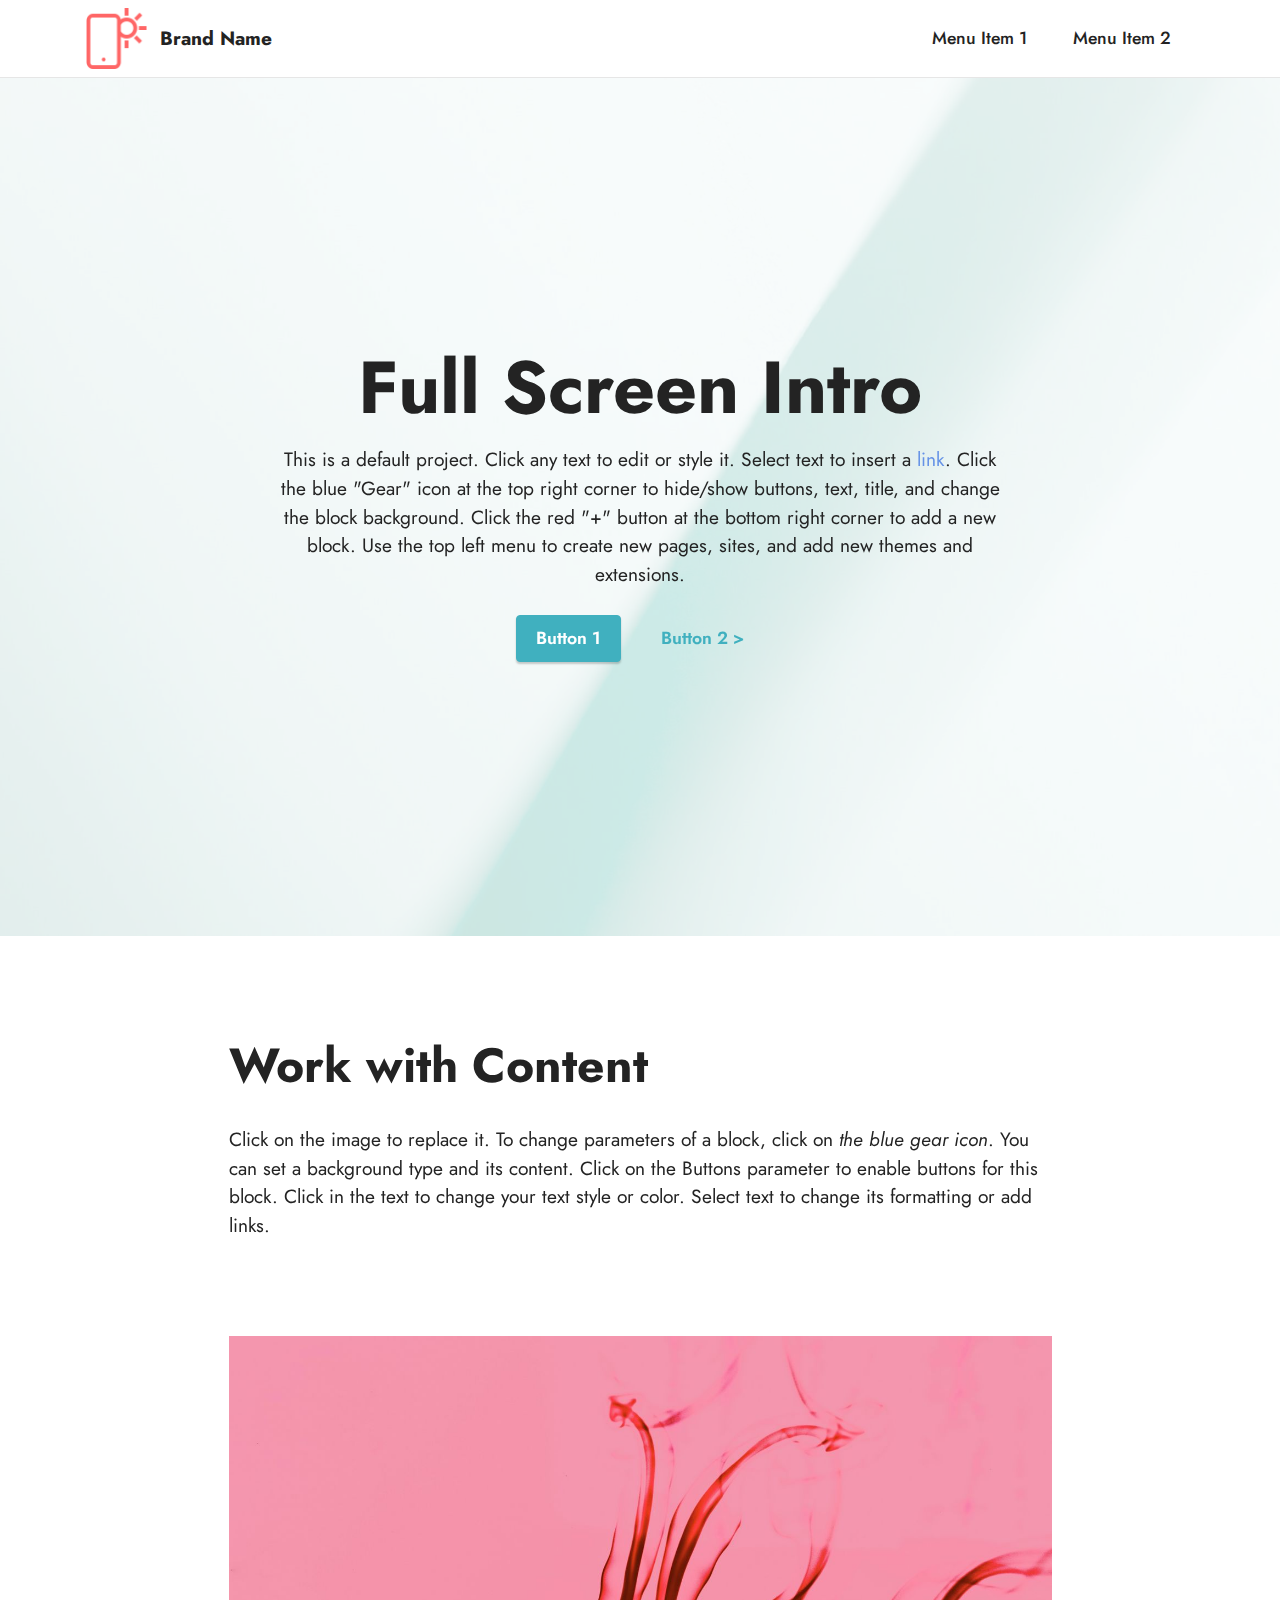
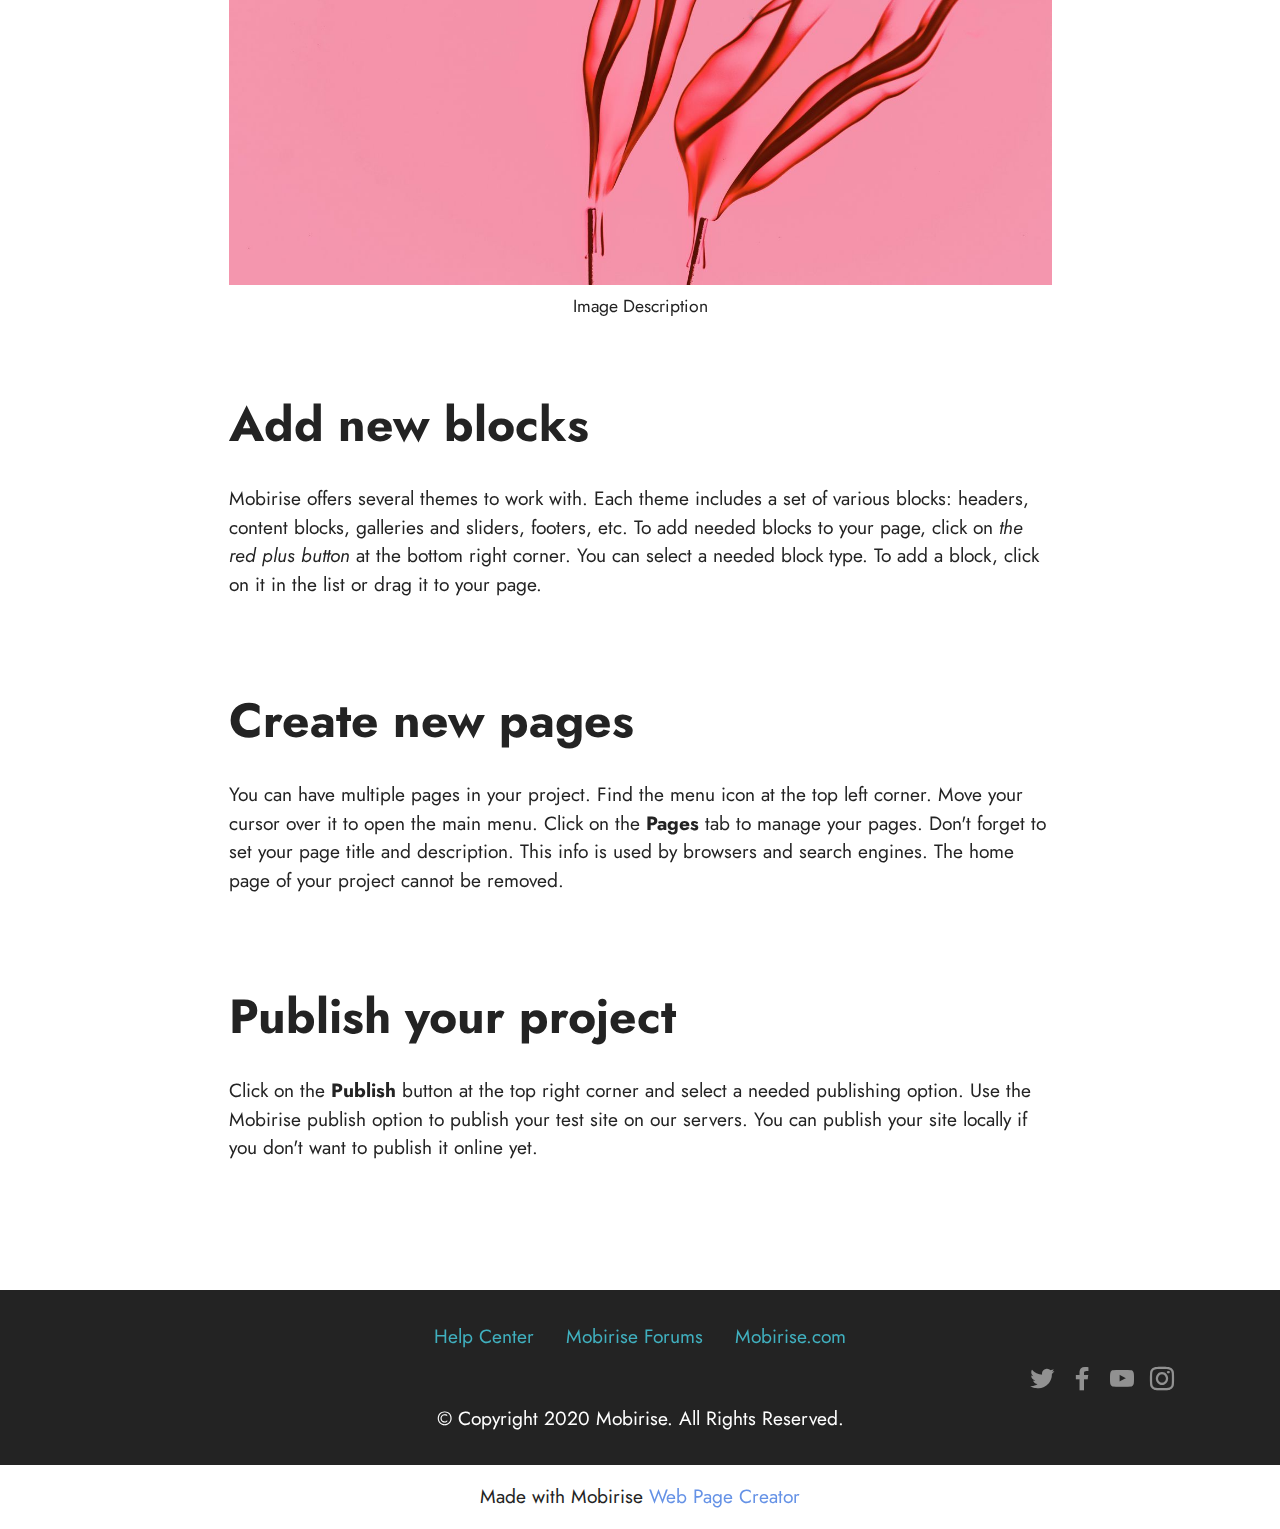
<file: index.html>
<!DOCTYPE html>
<html  >
<head>
  <!-- Site made with Mobirise Website Builder v5.6.11, https://mobirise.com -->
  <meta charset="UTF-8">
  <meta http-equiv="X-UA-Compatible" content="IE=edge">
  <meta name="generator" content="Mobirise v5.6.11, mobirise.com">
  <meta name="twitter:card" content="summary_large_image"/>
  <meta name="twitter:image:src" content="">
  <meta property="og:image" content="">
  <meta name="twitter:title" content="Home">
  <meta name="viewport" content="width=device-width, initial-scale=1, minimum-scale=1">
  <link rel="shortcut icon" href="assets/images/logo.png" type="image/x-icon">
  <meta name="description" content="">
  
  
  <title>Home</title>
  <link rel="stylesheet" href="assets/bootstrap/css/bootstrap.min.css">
  <link rel="stylesheet" href="assets/bootstrap/css/bootstrap-grid.min.css">
  <link rel="stylesheet" href="assets/bootstrap/css/bootstrap-reboot.min.css">
  <link rel="stylesheet" href="assets/parallax/jarallax.css">
  <link rel="stylesheet" href="assets/dropdown/css/style.css">
  <link rel="stylesheet" href="assets/socicon/css/styles.css">
  <link rel="stylesheet" href="assets/theme/css/style.css">
  <link rel="preload" href="https://fonts.googleapis.com/css?family=Jost:100,200,300,400,500,600,700,800,900,100i,200i,300i,400i,500i,600i,700i,800i,900i&display=swap" as="style" onload="this.onload=null;this.rel='stylesheet'">
  <noscript><link rel="stylesheet" href="https://fonts.googleapis.com/css?family=Jost:100,200,300,400,500,600,700,800,900,100i,200i,300i,400i,500i,600i,700i,800i,900i&display=swap"></noscript>
  <link rel="preload" as="style" href="assets/mobirise/css/mbr-additional.css"><link rel="stylesheet" href="assets/mobirise/css/mbr-additional.css" type="text/css">
  
  
  
  
</head>
<body>
  
  <section data-bs-version="5.1" class="menu cid-s48OLK6784" once="menu" id="menu1-h">
    
    <nav class="navbar navbar-dropdown navbar-fixed-top navbar-expand-lg">
        <div class="container">
            <div class="navbar-brand">
                <span class="navbar-logo">
                    <a href="https://mobiri.se">
                        <img src="assets/images/logo.png" alt="Mobirise Website Builder" style="height: 3.8rem;">
                    </a>
                </span>
                <span class="navbar-caption-wrap"><a class="navbar-caption text-black display-7" href="https://mobiri.se">Brand Name</a></span>
            </div>
            <button class="navbar-toggler" type="button" data-toggle="collapse" data-bs-toggle="collapse" data-target="#navbarSupportedContent" data-bs-target="#navbarSupportedContent" aria-controls="navbarNavAltMarkup" aria-expanded="false" aria-label="Toggle navigation">
                <div class="hamburger">
                    <span></span>
                    <span></span>
                    <span></span>
                    <span></span>
                </div>
            </button>
            <div class="collapse navbar-collapse" id="navbarSupportedContent">
                <ul class="navbar-nav nav-dropdown nav-right" data-app-modern-menu="true"><li class="nav-item"><a class="nav-link link text-black display-4" href="https://mobirise.com">Menu Item 1</a></li>
                    <li class="nav-item"><a class="nav-link link text-black display-4" href="https://mobirise.com">
                            Menu Item 2</a></li></ul>
                
                
            </div>
        </div>
    </nav>

</section>

<section data-bs-version="5.1" class="header1 cid-s48MCQYojq mbr-fullscreen mbr-parallax-background" id="header1-f">

    

    <div class="mbr-overlay" style="opacity: 0.8; background-color: rgb(255, 255, 255);"></div>

    <div class="align-center container">
        <div class="row justify-content-center">
            <div class="col-12 col-lg-8">
                <h1 class="mbr-section-title mbr-fonts-style mb-3 display-1"><strong>Full Screen Intro</strong></h1>
                
                <p class="mbr-text mbr-fonts-style display-7">This is a default project. Click any text to edit or style it. Select text to insert a <a href="http://mobirise.com">link</a>. Click the blue "Gear" icon at the top right corner to hide/show buttons, text, title, and change the block background. Click the red "+" button at the bottom right corner to add a new block. Use the top left menu to create new pages, sites, and add new themes and extensions.</p>
                <div class="mbr-section-btn mt-3"><a class="btn btn-success display-4" href="https://mobirise.com">Button 1</a> <a class="btn btn-success-outline display-4" href="https://mobirise.com">Button 2 &gt;</a></div>
            </div>
        </div>
    </div>
</section>

<section data-bs-version="5.1" class="content1 cid-s48udlf8KU" id="content1-8">
    
    <div class="container">
        <div class="row justify-content-center">
            <div class="title col-12 col-md-9">
                <h3 class="mbr-section-title mbr-fonts-style align-center mb-4 display-2"><strong>Work with Content</strong></h3>
                <h4 class="mbr-section-subtitle align-center mbr-fonts-style mb-4 display-7">Click on the image to replace it. To change parameters of a block, click on <em>the blue gear icon</em>. You can set a background type and its content. Click on the Buttons parameter to enable buttons for this block. Click in the text to change your text style or color. Select text to change its formatting or add links.</h4>
                
            </div>
        </div>
    </div>
</section>

<section data-bs-version="5.1" class="image3 cid-s48upRUlSD" id="image3-9">
    

    

    <div class="container">
        <div class="row justify-content-center">
            <div class="col-12 col-lg-9">
                <div class="image-wrapper">
                    <img src="assets/images/6.jpg" alt="Mobirise Website Builder">
                    <p class="mbr-description mbr-fonts-style mt-2 align-center display-4">
                        Image Description</p>
                </div>
            </div>
        </div>
    </div>
</section>

<section data-bs-version="5.1" class="content1 cid-s48vaXqeL6" id="content1-b">
    
    <div class="container">
        <div class="row justify-content-center">
            <div class="title col-12 col-md-9">
                <h3 class="mbr-section-title mbr-fonts-style align-center mb-4 display-2"><strong>Add new blocks</strong></h3>
                <h4 class="mbr-section-subtitle align-center mbr-fonts-style mb-4 display-7">Mobirise offers several themes to work with. Each theme includes a set of various blocks: headers, content blocks, galleries and sliders, footers, etc. To add needed blocks to your page, click on <em>the red plus button </em>at the bottom right corner. You can select a needed block type. To add a block, click on it in the list or drag it to your page.</h4>
                
            </div>
        </div>
    </div>
</section>

<section data-bs-version="5.1" class="content1 cid-s48vnjULo4" id="content1-c">
    
    <div class="container">
        <div class="row justify-content-center">
            <div class="title col-12 col-md-9">
                <h3 class="mbr-section-title mbr-fonts-style align-center mb-4 display-2"><strong>Create new pages</strong></h3>
                <h4 class="mbr-section-subtitle align-center mbr-fonts-style mb-4 display-7">You can have multiple pages in your project. Find the menu icon at the top left corner. Move your cursor over it to open the main menu. Click on the <strong>Pages </strong>tab to manage your pages. Don't forget to set your page title and description. This info is used by browsers and search engines. The home page of your project cannot be removed.</h4>
                
            </div>
        </div>
    </div>
</section>

<section data-bs-version="5.1" class="content1 cid-s48vrXhP0J" id="content1-d">
    
    <div class="container">
        <div class="row justify-content-center">
            <div class="title col-12 col-md-9">
                <h3 class="mbr-section-title mbr-fonts-style align-center mb-4 display-2"><strong>Publish your project
</strong></h3>
                <h4 class="mbr-section-subtitle align-center mbr-fonts-style mb-4 display-7">Click on the <strong>Publish </strong>button at the top right corner and select a needed publishing option. Use the Mobirise publish option to publish your test site on our servers. You can publish your site locally if you don't want to publish it online yet.</h4>
                
            </div>
        </div>
    </div>
</section>

<section data-bs-version="5.1" class="footer3 cid-s48P1Icc8J" once="footers" id="footer3-i">

    

    

    <div class="container">
        <div class="media-container-row align-center mbr-white">
            <div class="row row-links">
                <ul class="foot-menu">
                    
                    
                    
                    
                    
                <li class="foot-menu-item mbr-fonts-style display-7"><a href="https://mobirise.com/help/" class="text-success">Help Center</a></li><li class="foot-menu-item mbr-fonts-style display-7"><a href="http://forums.mobirise.com/" class="text-success">Mobirise Forums</a></li><li class="foot-menu-item mbr-fonts-style display-7"><a href="https://mobirise.com/" class="text-success">Mobirise.com</a></li></ul>
            </div>
            <div class="row social-row">
                <div class="social-list align-right pb-2">
                    
                    
                    
                    
                    
                    
                <div class="soc-item">
                        <a href="https://twitter.com/mobirise" target="_blank">
                            <span class="socicon-twitter socicon mbr-iconfont mbr-iconfont-social"></span>
                        </a>
                    </div><div class="soc-item">
                        <a href="https://www.facebook.com/pages/Mobirise/1616226671953247" target="_blank">
                            <span class="socicon-facebook socicon mbr-iconfont mbr-iconfont-social"></span>
                        </a>
                    </div><div class="soc-item">
                        <a href="https://www.youtube.com/c/mobirise" target="_blank">
                            <span class="socicon-youtube socicon mbr-iconfont mbr-iconfont-social"></span>
                        </a>
                    </div><div class="soc-item">
                        <a href="https://instagram.com/mobirise" target="_blank">
                            <span class="mbr-iconfont mbr-iconfont-social socicon-instagram socicon"></span>
                        </a>
                    </div></div>
            </div>
            <div class="row row-copirayt">
                <p class="mbr-text mb-0 mbr-fonts-style mbr-white align-center display-7">
                    © Copyright 2020 Mobirise. All Rights Reserved.
                </p>
            </div>
        </div>
    </div>
</section><section class="display-7" style="padding: 0;align-items: center;justify-content: center;flex-wrap: wrap;    align-content: center;display: flex;position: relative;height: 4rem;"><a href="https://mobiri.se/2829063" style="flex: 1 1;height: 4rem;position: absolute;width: 100%;z-index: 1;"><img alt="" style="height: 4rem;" src="[data-uri]"></a><p style="margin: 0;text-align: center;" class="display-7">Made with Mobirise &#8204;</p><a style="z-index:1" href="https://mobirise.com/web-page-maker.html">Web Page Creator</a></section><script src="assets/bootstrap/js/bootstrap.bundle.min.js"></script>  <script src="assets/parallax/jarallax.js"></script>  <script src="assets/smoothscroll/smooth-scroll.js"></script>  <script src="assets/ytplayer/index.js"></script>  <script src="assets/dropdown/js/navbar-dropdown.js"></script>  <script src="assets/theme/js/script.js"></script>  
  
  
</body>
</html>
</file>
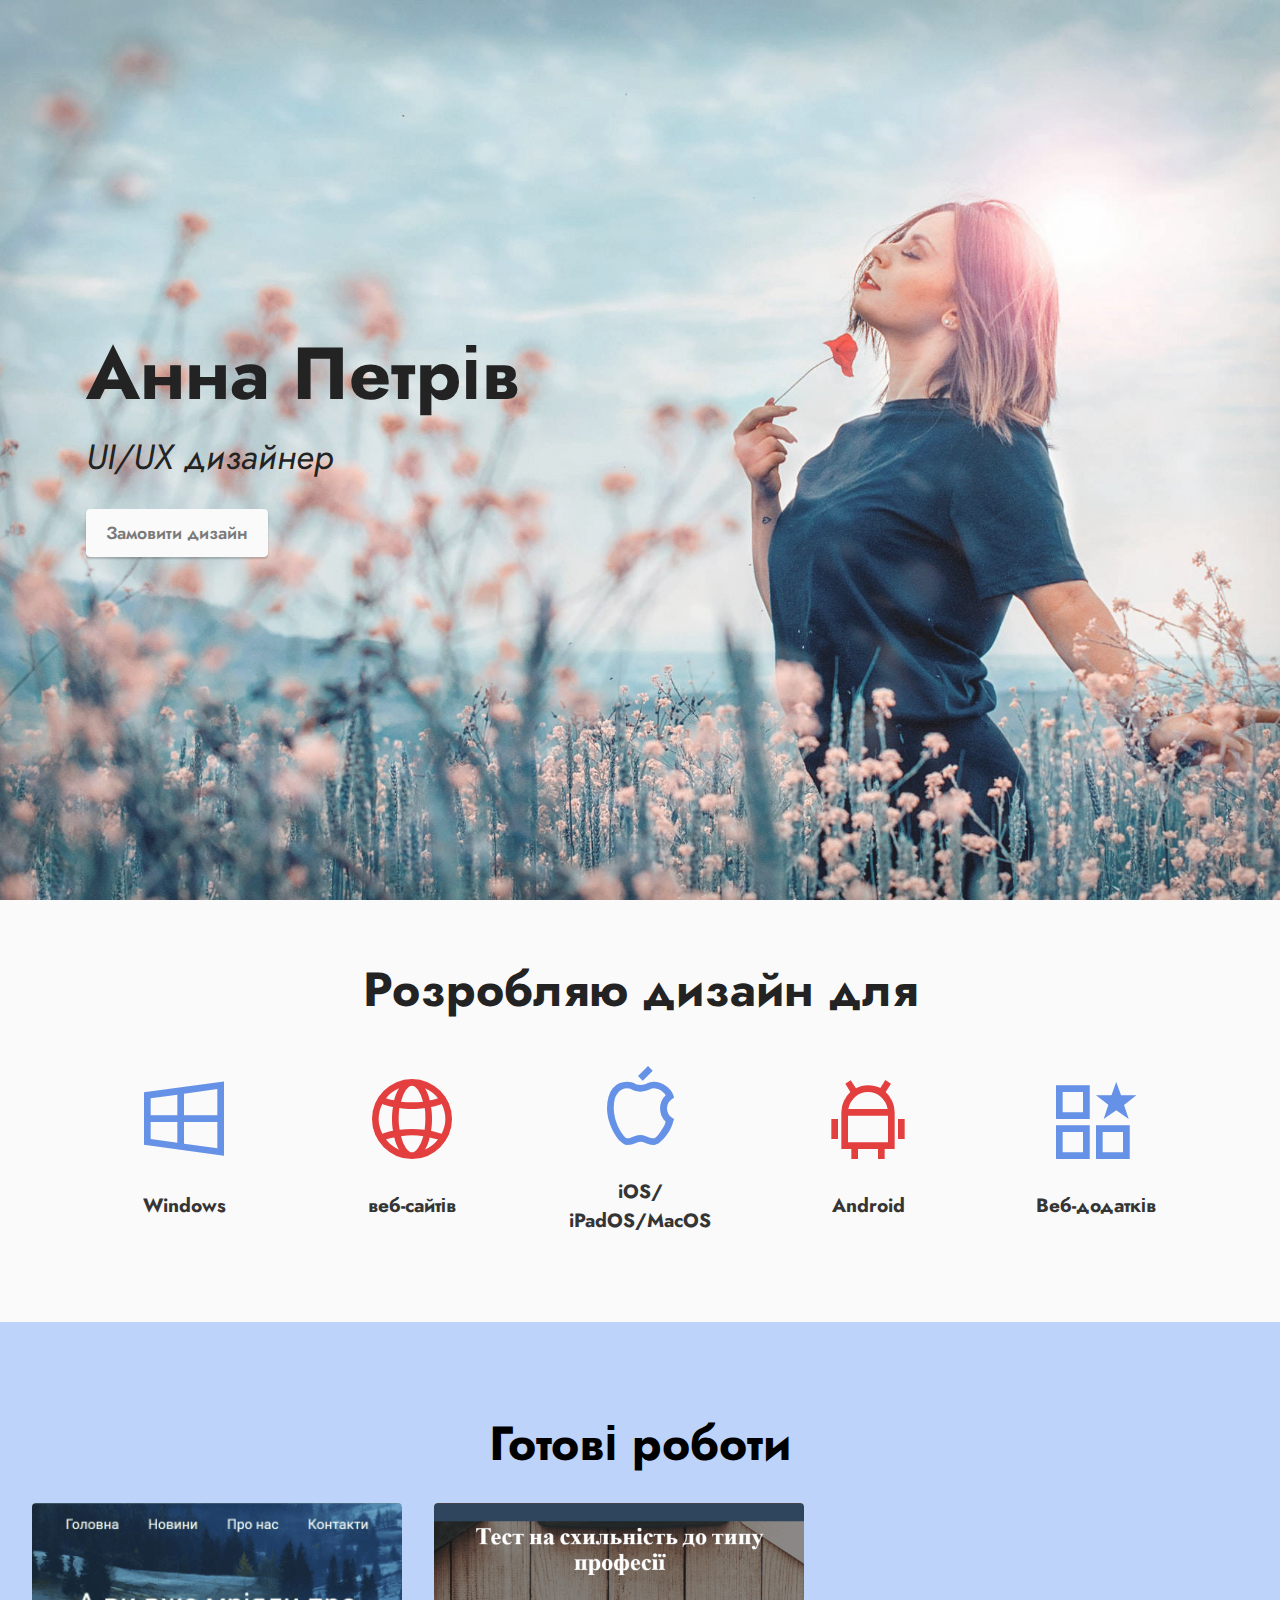
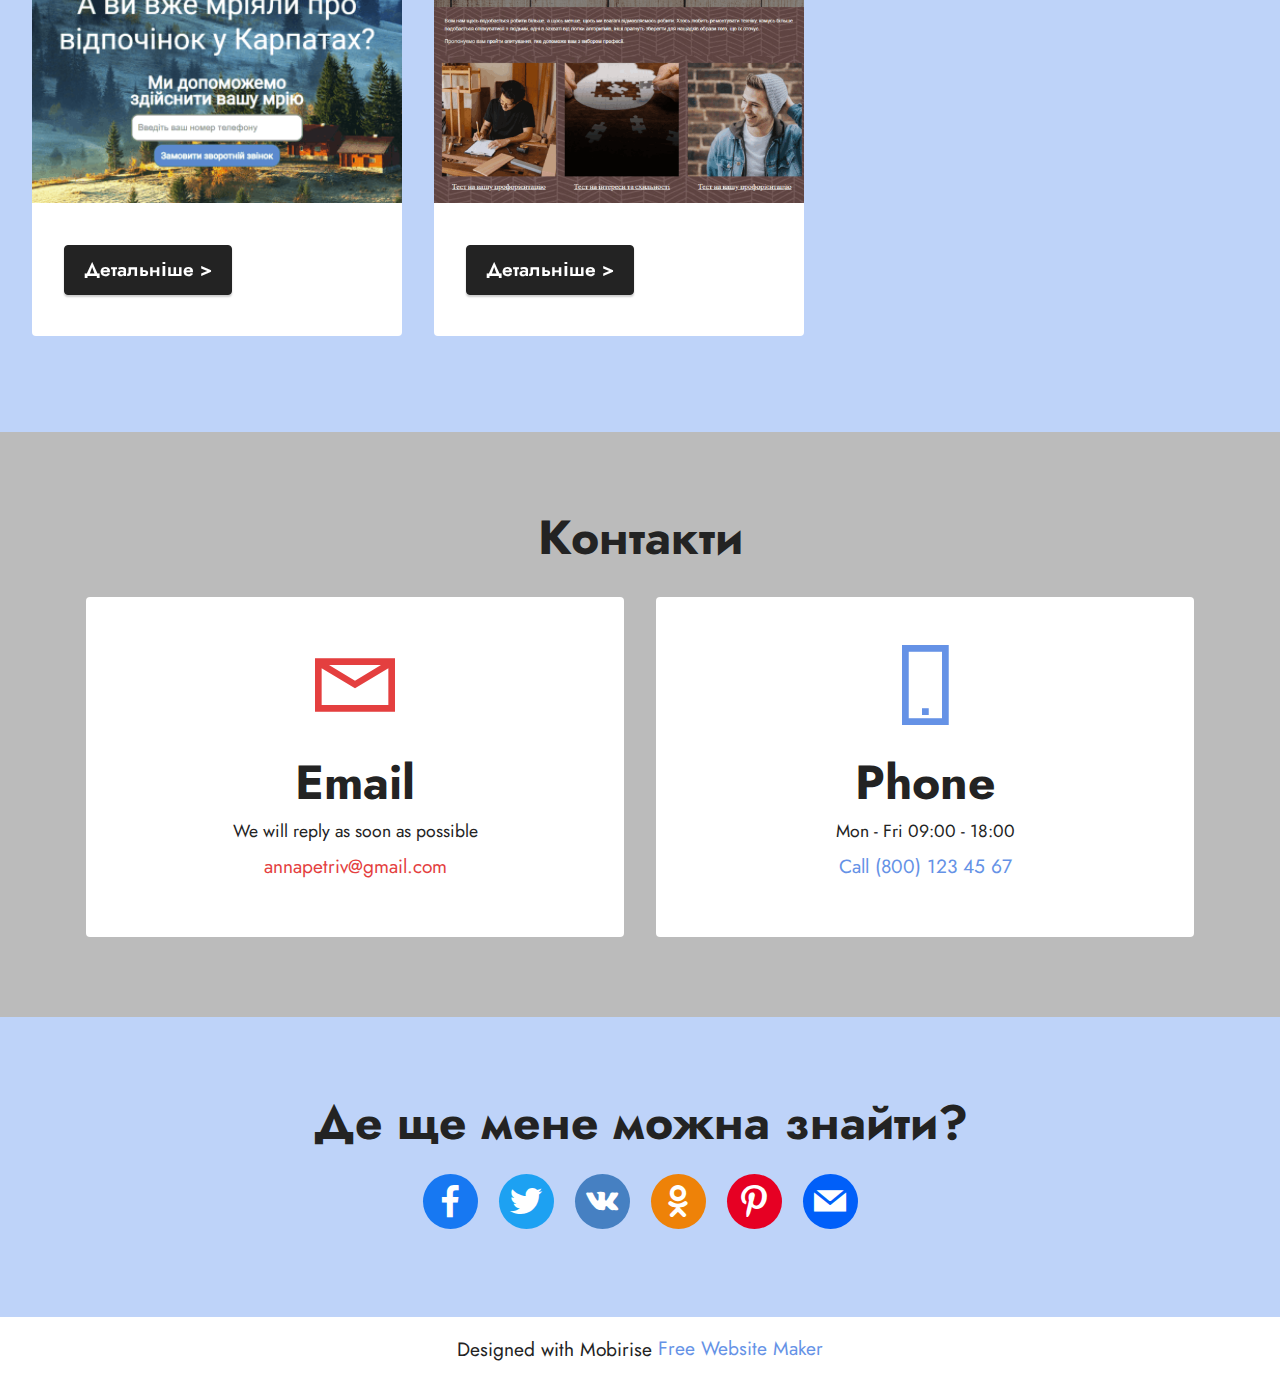
<file: page1.html>
<!DOCTYPE html>
<html  >
<head>
  <!-- Site made with Mobirise Website Builder v5.6.11, https://mobirise.com -->
  <meta charset="UTF-8">
  <meta http-equiv="X-UA-Compatible" content="IE=edge">
  <meta name="generator" content="Mobirise v5.6.11, mobirise.com">
  <meta name="twitter:card" content="summary_large_image"/>
  <meta name="twitter:image:src" content="">
  <meta property="og:image" content="">
  <meta name="twitter:title" content="Page 1">
  <meta name="viewport" content="width=device-width, initial-scale=1, minimum-scale=1">
  <link rel="shortcut icon" href="assets/images/logo.png" type="image/x-icon">
  <meta name="description" content="">
  
  
  <title>Page 1</title>
  <link rel="stylesheet" href="assets/web/assets/mobirise-icons2/mobirise2.css">
  <link rel="stylesheet" href="assets/bootstrap/css/bootstrap.min.css">
  <link rel="stylesheet" href="assets/bootstrap/css/bootstrap-grid.min.css">
  <link rel="stylesheet" href="assets/bootstrap/css/bootstrap-reboot.min.css">
  <link rel="stylesheet" href="assets/socicon/css/styles.css">
  <link rel="stylesheet" href="assets/theme/css/style.css">
  <link rel="preload" href="https://fonts.googleapis.com/css?family=Jost:100,200,300,400,500,600,700,800,900,100i,200i,300i,400i,500i,600i,700i,800i,900i&display=swap" as="style" onload="this.onload=null;this.rel='stylesheet'">
  <noscript><link rel="stylesheet" href="https://fonts.googleapis.com/css?family=Jost:100,200,300,400,500,600,700,800,900,100i,200i,300i,400i,500i,600i,700i,800i,900i&display=swap"></noscript>
  <link rel="preload" as="style" href="assets/mobirise/css/mbr-additional.css"><link rel="stylesheet" href="assets/mobirise/css/mbr-additional.css" type="text/css">
  
  
  
  
</head>
<body>
  
  <section data-bs-version="5.1" class="header1 cid-tcxntMZd1u mbr-fullscreen" id="header1-s">

    

    
    <div class="mbr-overlay" style="opacity: 0.1; background-color: rgb(250, 250, 250);"></div>

    <div class="container">
        <div class="row">
            <div class="col-12 col-lg-5">
                <h1 class="mbr-section-title mbr-fonts-style mb-3 display-1"><strong>Анна Петрів</strong></h1>
                
                <p class="mbr-text mbr-fonts-style display-5"><em>
                    UI/UX дизайнер</em></p>
                <div class="mbr-section-btn mt-3"><a class="btn btn-white display-4" href="https://mobiri.se">Замовити дизайн</a></div>
            </div>
        </div>
    </div>
</section>

<section data-bs-version="5.1" class="features13 cid-tcxsbPXgsd" id="features14-y">
    

    
    
    <div class="container">
        <div class="row">
            <div class="col-12">
                <h3 class="mbr-section-title align-center mb-4 mbr-fonts-style display-2"><strong>Розробляю дизайн для</strong></h3>
            </div>
            <div class="card col-12 col-md-4 col-lg-2 p-3">
                <div class="card-wrapper">
                    <div class="card-box align-center">
                        <span class="mbr-iconfont mobi-mbri-windows mobi-mbri"></span>
                        <h4 class="card-title align-center mbr-black mbr-fonts-style display-7">
                            <strong>Windows</strong></h4>
                    </div>
                </div>
            </div>
            <div class="card p-3 col-12 col-md-4 col-lg-2">
                <div class="card-wrapper">
                    <div class="card-box align-center">
                        <span class="mbr-iconfont mobi-mbri-globe-2 mobi-mbri" style="color: rgb(228, 63, 63); fill: rgb(228, 63, 63);"></span>
                        <h4 class="card-title align-center mbr-black mbr-fonts-style display-7">
                            <strong>веб-сайтів</strong></h4>
                    </div>
                </div>
            </div>
            <div class="card p-3 col-12 col-md-4 col-lg-2">
                <div class="card-wrapper">
                    <div class="card-box align-center">
                        <span class="mbr-iconfont mobi-mbri-apple mobi-mbri"></span>
                        <h4 class="card-title align-center mbr-black mbr-fonts-style display-7"><strong>iOS/ iPadOS/MacOS</strong></h4>
                    </div>
                </div>
            </div>
            <div class="card p-3 col-12 col-md-4 col-lg-2">
                <div class="card-wrapper">
                    <div class="card-box align-center">
                        <span class="mbr-iconfont mobi-mbri-android mobi-mbri" style="color: rgb(228, 63, 63); fill: rgb(228, 63, 63);"></span>
                        <h4 class="card-title align-center mbr-black mbr-fonts-style display-7">
                            <strong>Android</strong></h4>
                    </div>
                </div>
            </div>
            <div class="card p-3 col-12 col-md-4 col-lg-2">
                <div class="card-wrapper">
                    <div class="card-box align-center">
                        <span class="mbr-iconfont mobi-mbri-features mobi-mbri"></span>
                        <h4 class="card-title align-center mbr-black mbr-fonts-style display-7"><strong>Веб-додатків</strong></h4>
                    </div>
                </div>
            </div>
            
        </div>
    </div>
</section>

<section data-bs-version="5.1" class="slider5 mbr-embla cid-tcxCwJjJk7" id="slider5-11">
    
    
    <div class="position-relative">
        <div class="mbr-section-head">
            <h4 class="mbr-section-title mbr-fonts-style align-center mb-0 display-2"><strong>Готові роботи</strong></h4>
            
        </div>
        <div class="embla mt-4" data-skip-snaps="true" data-align="center" data-contain-scroll="trimSnaps" data-auto-play-interval="5" data-draggable="true">
            <div class="embla__viewport container-fluid">
                <div class="embla__container">
                    <div class="embla__slide slider-image item active" style="margin-left: 1rem; margin-right: 1rem;">
                        <div class="slide-content">
                            <div class="item-img">
                                <div class="item-wrapper">
                                    <img src="assets/images/-600x289.png" alt="Mobirise Website Builder" title="" data-slide-to="0" data-bs-slide-to="0">
                                </div>
                            </div>
                            <div class="item-content">
                                
                                
                                
                            </div>
                            <div class="mbr-section-btn item-footer mt-2"><a href="" class="btn item-btn btn-black display-7" target="_blank">Детальніше &gt;</a></div>
                        </div>
                    </div>
                    
                    
                    <div class="embla__slide slider-image item" style="margin-left: 1rem; margin-right: 1rem;">
                        <div class="slide-content">
                            <div class="item-img">
                                <div class="item-wrapper">
                                    <img src="assets/images/-600x485.png" alt="Mobirise Website Builder" title="" data-slide-to="1" data-bs-slide-to="1">
                                </div>
                            </div>
                            <div class="item-content">
                                
                                
                                
                            </div>
                            <div class="mbr-section-btn item-footer mt-2"><a href="" class="btn item-btn btn-black display-7" target="_blank">Детальніше
                                    &gt;</a></div>
                        </div>
                    </div>
                </div>
            </div>
            <button class="embla__button embla__button--prev">
                <span class="mobi-mbri mobi-mbri-arrow-prev mbr-iconfont" aria-hidden="true"></span>
                <span class="sr-only visually-hidden visually-hidden">Previous</span>
            </button>
            <button class="embla__button embla__button--next">
                <span class="mobi-mbri mobi-mbri-arrow-next mbr-iconfont" aria-hidden="true"></span>
                <span class="sr-only visually-hidden visually-hidden">Next</span>
            </button>
        </div>
    </div>
</section>

<section data-bs-version="5.1" class="contacts1 cid-tcDpNTS4Vw" id="contacts1-14">

    

    
    
    <div class="container">
        <div class="mbr-section-head">
            <h3 class="mbr-section-title mbr-fonts-style align-center mb-0 display-2">
                <strong>Контакти</strong></h3>
            
        </div>
        <div class="row justify-content-center mt-4">
            <div class="card col-12 col-lg-6">
                <div class="card-wrapper">
                    <div class="card-box align-center">
                        <div class="image-wrapper">
                            <span class="mbr-iconfont mobi-mbri-letter mobi-mbri" style="color: rgb(228, 63, 63); fill: rgb(228, 63, 63);"></span>
                        </div>
                        <h4 class="card-title mbr-fonts-style mb-2 display-2">
                            <strong>Email</strong>
                        </h4>
                        <p class="mbr-text mbr-fonts-style mb-2 display-4">
                            We will reply as soon as possible</p>
                        <h5 class="link mbr-fonts-style display-7">annapetriv@gmail.com</h5>
                    </div>
                </div>
            </div>
            <div class="card col-12 col-lg-6">
                <div class="card-wrapper">
                    <div class="card-box align-center">
                        <div class="image-wrapper">
                            <span class="mbr-iconfont mobi-mbri-mobile-2 mobi-mbri"></span>
                        </div>
                        <h4 class="card-title mbr-fonts-style align-center mb-2 display-2">
                            <strong>Phone</strong>
                        </h4>
                        <p class="mbr-text mbr-fonts-style mb-2 display-4">
                            Mon - Fri 09:00 - 18:00</p>
                        <h5 class="link mbr-black mbr-fonts-style display-7">
                            <a href="tel:+12345678910" class="text-primary">Call (800) 123 45 67</a>
                        </h5>
                    </div>
                </div>
            </div>
        </div>
    </div>
</section>

<section data-bs-version="5.1" class="social1 cid-tcxHjFa8OD" id="share1-12">
    
    

    
    

    <div class="container">
        <div class="media-container-row">
            <div class="col-12">
                <h3 class="mbr-section-title mb-3 align-center mbr-fonts-style display-2">
                    <strong>Де ще мене можна знайти?</strong></h3>
                <div>
                    <div class="mbr-social-likes align-center">
                        <span class="btn btn-social socicon-bg-facebook facebook m-2">
                            <i class="socicon socicon-facebook"></i>
                        </span>
                        <span class="btn btn-social twitter socicon-bg-twitter m-2">
                            <i class="socicon socicon-twitter"></i>
                        </span>
                        <span class="btn btn-social vkontakte socicon-bg-vkontakte m-2">
                            <i class="socicon socicon-vkontakte"></i>
                        </span>
                        <span class="btn btn-social odnoklassniki socicon-bg-odnoklassniki m-2">
                            <i class="socicon socicon-odnoklassniki"></i>
                        </span>
                        <span class="btn btn-social pinterest socicon-bg-pinterest m-2">
                            <i class="socicon socicon-pinterest"></i>
                        </span>
                        <span class="btn btn-social mailru socicon-bg-mail m-2">
                            <i class="socicon socicon-mail"></i>
                        </span>
                    </div>
                </div>
            </div>
        </div>
    </div>
</section><section class="display-7" style="padding: 0;align-items: center;justify-content: center;flex-wrap: wrap;    align-content: center;display: flex;position: relative;height: 4rem;"><a href="https://mobiri.se/2829063" style="flex: 1 1;height: 4rem;position: absolute;width: 100%;z-index: 1;"><img alt="" style="height: 4rem;" src="[data-uri]"></a><p style="margin: 0;text-align: center;" class="display-7">Designed with Mobirise &#8204;</p><a style="z-index:1" href="https://mobirise.com/website-maker.html">Free Website Maker</a></section><script src="assets/bootstrap/js/bootstrap.bundle.min.js"></script>  <script src="assets/smoothscroll/smooth-scroll.js"></script>  <script src="assets/ytplayer/index.js"></script>  <script src="assets/embla/embla.min.js"></script>  <script src="assets/embla/script.js"></script>  <script src="assets/sociallikes/social-likes.js"></script>  <script src="assets/theme/js/script.js"></script>  
  
  
</body>
</html>
</file>
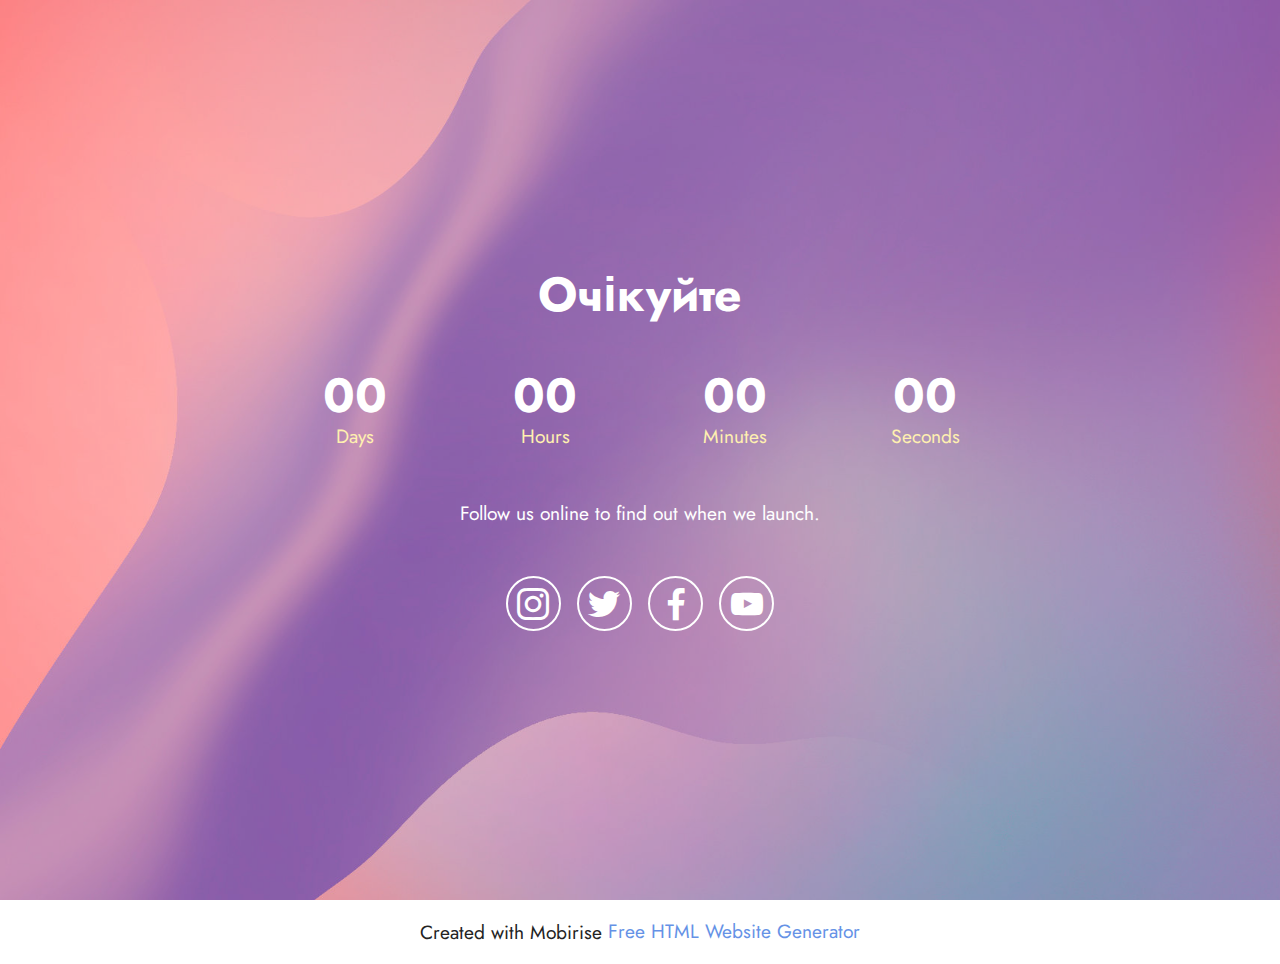
<file: page2.html>
<!DOCTYPE html>
<html  >
<head>
  <!-- Site made with Mobirise Website Builder v5.6.11, https://mobirise.com -->
  <meta charset="UTF-8">
  <meta http-equiv="X-UA-Compatible" content="IE=edge">
  <meta name="generator" content="Mobirise v5.6.11, mobirise.com">
  <meta name="twitter:card" content="summary_large_image"/>
  <meta name="twitter:image:src" content="">
  <meta property="og:image" content="">
  <meta name="twitter:title" content="Page 2">
  <meta name="viewport" content="width=device-width, initial-scale=1, minimum-scale=1">
  <link rel="shortcut icon" href="assets/images/logo.png" type="image/x-icon">
  <meta name="description" content="">
  
  
  <title>Page 2</title>
  <link rel="stylesheet" href="assets/bootstrap/css/bootstrap.min.css">
  <link rel="stylesheet" href="assets/bootstrap/css/bootstrap-grid.min.css">
  <link rel="stylesheet" href="assets/bootstrap/css/bootstrap-reboot.min.css">
  <link rel="stylesheet" href="assets/socicon/css/styles.css">
  <link rel="stylesheet" href="assets/theme/css/style.css">
  <link rel="preload" href="https://fonts.googleapis.com/css?family=Jost:100,200,300,400,500,600,700,800,900,100i,200i,300i,400i,500i,600i,700i,800i,900i&display=swap" as="style" onload="this.onload=null;this.rel='stylesheet'">
  <noscript><link rel="stylesheet" href="https://fonts.googleapis.com/css?family=Jost:100,200,300,400,500,600,700,800,900,100i,200i,300i,400i,500i,600i,700i,800i,900i&display=swap"></noscript>
  <link rel="preload" as="style" href="assets/mobirise/css/mbr-additional.css"><link rel="stylesheet" href="assets/mobirise/css/mbr-additional.css" type="text/css">
  
  
  
  
</head>
<body>
  
  <section data-bs-version="5.1" class="countdown4 cid-tcDjPJmOHT mbr-fullscreen" id="countdown4-13">
    

    
    <div class="mbr-overlay" style="opacity: 0.4; background-color: rgb(255, 102, 102);">
    </div>
    <div class="container">
        <div class="row justify-content-center">
            <div class="col-lg-8">
                <h3 class="mbr-section-title mb-5 align-center mbr-fonts-style display-2"><strong>Очікуйте</strong></h3>
                
                <div class="countdown-cont align-center mb-5">
                    <div class="daysCountdown col-xs-3 col-sm-3 col-md-3" title="Days"></div>
                    <div class="hoursCountdown col-xs-3 col-sm-3 col-md-3" title="Hours"></div>
                    <div class="minutesCountdown col-xs-3 col-sm-3 col-md-3" title="Minutes"></div>
                    <div class="secondsCountdown col-xs-3 col-sm-3 col-md-3" title="Seconds"></div>
                    <div class="countdown" data-due-date="2023/01/01"></div>
                </div>
                <p class="mbr-text mb-5 align-center mbr-fonts-style display-7">
                    Follow us online to find out when we launch.
                </p>
                <div class="icons-menu row justify-content-center display-7">
                    
                    
                    
                    
                <div class="soc-item col-auto">
                        <a href="https://instagram.com/mobirise" target="_blank" class="social__link">
                            <span class="mbr-iconfont socicon-instagram socicon"></span>
                        </a>
                    </div><div class="soc-item col-auto">
                        <a href="https://twitter.com/mobirise" target="_blank" class="social__link">
                            <span class="mbr-iconfont socicon-twitter socicon"></span>
                        </a>
                    </div><div class="soc-item col-auto">
                        <a href="https://facebook.com/Mobirise/" target="_blank" class="social__link">
                            <span class="mbr-iconfont socicon socicon-facebook"></span>
                        </a>
                    </div><div class="soc-item col-auto">
                        <a href="https://youtube.com/c/mobirise" target="_blank" class="social__link">
                            <span class="mbr-iconfont socicon socicon-youtube"></span>
                        </a>
                    </div></div>
                
            </div>
        </div>
    </div>
</section><section class="display-7" style="padding: 0;align-items: center;justify-content: center;flex-wrap: wrap;    align-content: center;display: flex;position: relative;height: 4rem;"><a href="https://mobiri.se/2829063" style="flex: 1 1;height: 4rem;position: absolute;width: 100%;z-index: 1;"><img alt="" style="height: 4rem;" src="[data-uri]"></a><p style="margin: 0;text-align: center;" class="display-7">Created with Mobirise &#8204;</p><a style="z-index:1" href="https://mobirise.com/html-builder.html">Free HTML Website Generator</a></section><script src="assets/bootstrap/js/bootstrap.bundle.min.js"></script>  <script src="assets/smoothscroll/smooth-scroll.js"></script>  <script src="assets/ytplayer/index.js"></script>  <script src="assets/countdown/countdown.js"></script>  <script src="assets/theme/js/script.js"></script>  
  
  
</body>
</html>
</file>
<file: assets/parallax/jarallax.css>
.jarallax {
    position: relative;
    z-index: 0;
}
.jarallax > .jarallax-img {
    position: absolute;
    object-fit: cover;
    /* support for plugin https://github.com/bfred-it/object-fit-images */
    font-family: 'object-fit: cover;';
    top: 0;
    left: 0;
    width: 100%;
    height: 100%;
    z-index: -1;
}
</file>
<file: assets/dropdown/css/style.css>
.navbar-dropdown {
  left: 0;
  padding: 0;
  position: absolute;
  right: 0;
  top: 0;
  transition: all 0.45s ease;
  z-index: 1030;
  background: #282828; }
  .navbar-dropdown .navbar-logo {
    margin-right: 0.8rem;
    transition: margin 0.3s ease-in-out;
    vertical-align: middle; }
    .navbar-dropdown .navbar-logo img {
      height: 3.125rem;
      transition: all 0.3s ease-in-out; }
    .navbar-dropdown .navbar-logo.mbr-iconfont {
      font-size: 3.125rem;
      line-height: 3.125rem; }
  .navbar-dropdown .navbar-caption {
    font-weight: 700;
    white-space: normal;
    vertical-align: -4px;
    line-height: 3.125rem !important; }
    .navbar-dropdown .navbar-caption, .navbar-dropdown .navbar-caption:hover {
      color: inherit;
      text-decoration: none; }
  .navbar-dropdown .mbr-iconfont + .navbar-caption {
    vertical-align: -1px; }
  .navbar-dropdown.navbar-fixed-top {
    position: fixed; }
  .navbar-dropdown .navbar-brand span {
    vertical-align: -4px; }
  .navbar-dropdown.bg-color.transparent {
    background: none; }
  .navbar-dropdown.navbar-short .navbar-brand {
    padding: 0.625rem 0; }
    .navbar-dropdown.navbar-short .navbar-brand span {
      vertical-align: -1px; }
  .navbar-dropdown.navbar-short .navbar-caption {
    line-height: 2.375rem !important;
    vertical-align: -2px; }
  .navbar-dropdown.navbar-short .navbar-logo {
    margin-right: 0.5rem; }
    .navbar-dropdown.navbar-short .navbar-logo img {
      height: 2.375rem; }
    .navbar-dropdown.navbar-short .navbar-logo.mbr-iconfont {
      font-size: 2.375rem;
      line-height: 2.375rem; }
  .navbar-dropdown.navbar-short .mbr-table-cell {
    height: 3.625rem; }
  .navbar-dropdown .navbar-close {
    left: 0.6875rem;
    position: fixed;
    top: 0.75rem;
    z-index: 1000; }
  .navbar-dropdown .hamburger-icon {
    content: "";
    display: inline-block;
    vertical-align: middle;
    width: 16px;
    -webkit-box-shadow: 0 -6px 0 1px #282828,0 0 0 1px #282828,0 6px 0 1px #282828;
    -moz-box-shadow: 0 -6px 0 1px #282828,0 0 0 1px #282828,0 6px 0 1px #282828;
    box-shadow: 0 -6px 0 1px #282828,0 0 0 1px #282828,0 6px 0 1px #282828; }

.dropdown-menu .dropdown-toggle[data-toggle="dropdown-submenu"]::after {
  border-bottom: 0.35em solid transparent;
  border-left: 0.35em solid;
  border-right: 0;
  border-top: 0.35em solid transparent;
  margin-left: 0.3rem; }

.dropdown-menu .dropdown-item:focus {
  outline: 0; }

.nav-dropdown {
  font-size: 0.75rem;
  font-weight: 500;
  height: auto !important; }
  .nav-dropdown .nav-btn {
    padding-left: 1rem; }
  .nav-dropdown .link {
    margin: .667em 1.667em;
    font-weight: 500;
    padding: 0;
    transition: color .2s ease-in-out; }
    .nav-dropdown .link.dropdown-toggle {
      margin-right: 2.583em; }
      .nav-dropdown .link.dropdown-toggle::after {
        margin-left: .25rem;
        border-top: 0.35em solid;
        border-right: 0.35em solid transparent;
        border-left: 0.35em solid transparent;
        border-bottom: 0; }
      .nav-dropdown .link.dropdown-toggle[aria-expanded="true"] {
        margin: 0;
        padding: 0.667em 3.263em  0.667em 1.667em; }
  .nav-dropdown .link::after,
  .nav-dropdown .dropdown-item::after {
    color: inherit; }
  .nav-dropdown .btn {
    font-size: 0.75rem;
    font-weight: 700;
    letter-spacing: 0;
    margin-bottom: 0;
    padding-left: 1.25rem;
    padding-right: 1.25rem; }
  .nav-dropdown .dropdown-menu {
    border-radius: 0;
    border: 0;
    left: 0;
    margin: 0;
    padding-bottom: 1.25rem;
    padding-top: 1.25rem;
    position: relative; }
  .nav-dropdown .dropdown-submenu {
    margin-left: 0.125rem;
    top: 0; }
  .nav-dropdown .dropdown-item {
    font-weight: 500;
    line-height: 2;
    padding: 0.3846em 4.615em 0.3846em 1.5385em;
    position: relative;
    transition: color .2s ease-in-out, background-color .2s ease-in-out; }
    .nav-dropdown .dropdown-item::after {
      margin-top: -0.3077em;
      position: absolute;
      right: 1.1538em;
      top: 50%; }
    .nav-dropdown .dropdown-item:focus, .nav-dropdown .dropdown-item:hover {
      background: none; }

@media (max-width: 767px) {
  .nav-dropdown.navbar-toggleable-sm {
    bottom: 0;
    display: none;
    left: 0;
    overflow-x: hidden;
    position: fixed;
    top: 0;
    transform: translateX(-100%);
    -ms-transform: translateX(-100%);
    -webkit-transform: translateX(-100%);
    width: 18.75rem;
    z-index: 999; } }
.nav-dropdown.navbar-toggleable-xl {
  bottom: 0;
  display: none;
  left: 0;
  overflow-x: hidden;
  position: fixed;
  top: 0;
  transform: translateX(-100%);
  -ms-transform: translateX(-100%);
  -webkit-transform: translateX(-100%);
  width: 18.75rem;
  z-index: 999; }

.nav-dropdown-sm {
  display: block !important;
  overflow-x: hidden;
  overflow: auto;
  padding-top: 3.875rem; }
  .nav-dropdown-sm::after {
    content: "";
    display: block;
    height: 3rem;
    width: 100%; }
  .nav-dropdown-sm.collapse.in ~ .navbar-close {
    display: block !important; }
  .nav-dropdown-sm.collapsing, .nav-dropdown-sm.collapse.in {
    transform: translateX(0);
    -ms-transform: translateX(0);
    -webkit-transform: translateX(0);
    transition: all 0.25s ease-out;
    -webkit-transition: all 0.25s ease-out;
    background: #282828; }
  .nav-dropdown-sm.collapsing[aria-expanded="false"] {
    transform: translateX(-100%);
    -ms-transform: translateX(-100%);
    -webkit-transform: translateX(-100%); }
  .nav-dropdown-sm .nav-item {
    display: block;
    margin-left: 0 !important;
    padding-left: 0; }
  .nav-dropdown-sm .link,
  .nav-dropdown-sm .dropdown-item {
    border-top: 1px dotted rgba(255, 255, 255, 0.1);
    font-size: 0.8125rem;
    line-height: 1.6;
    margin: 0 !important;
    padding: 0.875rem 2.4rem 0.875rem 1.5625rem !important;
    position: relative;
    white-space: normal; }
    .nav-dropdown-sm .link:focus, .nav-dropdown-sm .link:hover,
    .nav-dropdown-sm .dropdown-item:focus,
    .nav-dropdown-sm .dropdown-item:hover {
      background: rgba(0, 0, 0, 0.2) !important;
      color: #c0a375; }
  .nav-dropdown-sm .nav-btn {
    position: relative;
    padding: 1.5625rem 1.5625rem 0 1.5625rem; }
    .nav-dropdown-sm .nav-btn::before {
      border-top: 1px dotted rgba(255, 255, 255, 0.1);
      content: "";
      left: 0;
      position: absolute;
      top: 0;
      width: 100%; }
    .nav-dropdown-sm .nav-btn + .nav-btn {
      padding-top: 0.625rem; }
      .nav-dropdown-sm .nav-btn + .nav-btn::before {
        display: none; }
  .nav-dropdown-sm .btn {
    padding: 0.625rem 0; }
  .nav-dropdown-sm .dropdown-toggle[data-toggle="dropdown-submenu"]::after {
    margin-left: .25rem;
    border-top: 0.35em solid;
    border-right: 0.35em solid transparent;
    border-left: 0.35em solid transparent;
    border-bottom: 0; }
  .nav-dropdown-sm .dropdown-toggle[data-toggle="dropdown-submenu"][aria-expanded="true"]::after {
    border-top: 0;
    border-right: 0.35em solid transparent;
    border-left: 0.35em solid transparent;
    border-bottom: 0.35em solid; }
  .nav-dropdown-sm .dropdown-menu {
    margin: 0;
    padding: 0;
    position: relative;
    top: 0;
    left: 0;
    width: 100%;
    border: 0;
    float: none;
    border-radius: 0;
    background: none; }
  .nav-dropdown-sm .dropdown-submenu {
    left: 100%;
    margin-left: 0.125rem;
    margin-top: -1.25rem;
    top: 0; }

.navbar-toggleable-sm .nav-dropdown .dropdown-menu {
  position: absolute; }

.navbar-toggleable-sm .nav-dropdown .dropdown-submenu {
  left: 100%;
  margin-left: 0.125rem;
  margin-top: -1.25rem;
  top: 0; }

.navbar-toggleable-sm.opened .nav-dropdown .dropdown-menu {
  position: relative; }

.navbar-toggleable-sm.opened .nav-dropdown .dropdown-submenu {
  left: 0;
  margin-left: 00rem;
  margin-top: 0rem;
  top: 0; }

.is-builder .nav-dropdown.collapsing {
  transition: none !important; }
</file>
<file: assets/socicon/css/styles.css>
@charset "UTF-8";

@font-face {
  font-family: 'Socicon';
  src:  url('../fonts/socicon.eot');
  src:  url('../fonts/socicon.eot?#iefix') format('embedded-opentype'),
    url('../fonts/socicon.woff2') format('woff2'),
    url('../fonts/socicon.ttf') format('truetype'),
    url('../fonts/socicon.woff') format('woff'),
    url('../fonts/socicon.svg#socicon') format('svg');
  font-weight: normal;
  font-style: normal;
  font-display: swap;
}

[data-icon]:before {
  font-family: "socicon" !important;
  content: attr(data-icon);
  font-style: normal !important;
  font-weight: normal !important;
  font-variant: normal !important;
  text-transform: none !important;
  speak: none;
  line-height: 1;
  -webkit-font-smoothing: antialiased;
  -moz-osx-font-smoothing: grayscale;
}

[class^="socicon-"], [class*=" socicon-"] {
  /* use !important to prevent issues with browser extensions that change fonts */
  font-family: 'Socicon' !important;
  speak: none;
  font-style: normal;
  font-weight: normal;
  font-variant: normal;
  text-transform: none;
  line-height: 1;

  /* Better Font Rendering =========== */
  -webkit-font-smoothing: antialiased;
  -moz-osx-font-smoothing: grayscale;
}

.socicon-eitaa:before {
  content: "\e97c";
}
.socicon-soroush:before {
  content: "\e97d";
}
.socicon-bale:before {
  content: "\e97e";
}
.socicon-zazzle:before {
  content: "\e97b";
}
.socicon-society6:before {
  content: "\e97a";
}
.socicon-redbubble:before {
  content: "\e979";
}
.socicon-avvo:before {
  content: "\e978";
}
.socicon-stitcher:before {
  content: "\e977";
}
.socicon-googlehangouts:before {
  content: "\e974";
}
.socicon-dlive:before {
  content: "\e975";
}
.socicon-vsco:before {
  content: "\e976";
}
.socicon-flipboard:before {
  content: "\e973";
}
.socicon-ubuntu:before {
  content: "\e958";
}
.socicon-artstation:before {
  content: "\e959";
}
.socicon-invision:before {
  content: "\e95a";
}
.socicon-torial:before {
  content: "\e95b";
}
.socicon-collectorz:before {
  content: "\e95c";
}
.socicon-seenthis:before {
  content: "\e95d";
}
.socicon-googleplaymusic:before {
  content: "\e95e";
}
.socicon-debian:before {
  content: "\e95f";
}
.socicon-filmfreeway:before {
  content: "\e960";
}
.socicon-gnome:before {
  content: "\e961";
}
.socicon-itchio:before {
  content: "\e962";
}
.socicon-jamendo:before {
  content: "\e963";
}
.socicon-mix:before {
  content: "\e964";
}
.socicon-sharepoint:before {
  content: "\e965";
}
.socicon-tinder:before {
  content: "\e966";
}
.socicon-windguru:before {
  content: "\e967";
}
.socicon-cdbaby:before {
  content: "\e968";
}
.socicon-elementaryos:before {
  content: "\e969";
}
.socicon-stage32:before {
  content: "\e96a";
}
.socicon-tiktok:before {
  content: "\e96b";
}
.socicon-gitter:before {
  content: "\e96c";
}
.socicon-letterboxd:before {
  content: "\e96d";
}
.socicon-threema:before {
  content: "\e96e";
}
.socicon-splice:before {
  content: "\e96f";
}
.socicon-metapop:before {
  content: "\e970";
}
.socicon-naver:before {
  content: "\e971";
}
.socicon-remote:before {
  content: "\e972";
}
.socicon-internet:before {
  content: "\e957";
}
.socicon-moddb:before {
  content: "\e94b";
}
.socicon-indiedb:before {
  content: "\e94c";
}
.socicon-traxsource:before {
  content: "\e94d";
}
.socicon-gamefor:before {
  content: "\e94e";
}
.socicon-pixiv:before {
  content: "\e94f";
}
.socicon-myanimelist:before {
  content: "\e950";
}
.socicon-blackberry:before {
  content: "\e951";
}
.socicon-wickr:before {
  content: "\e952";
}
.socicon-spip:before {
  content: "\e953";
}
.socicon-napster:before {
  content: "\e954";
}
.socicon-beatport:before {
  content: "\e955";
}
.socicon-hackerone:before {
  content: "\e956";
}
.socicon-hackernews:before {
  content: "\e946";
}
.socicon-smashwords:before {
  content: "\e947";
}
.socicon-kobo:before {
  content: "\e948";
}
.socicon-bookbub:before {
  content: "\e949";
}
.socicon-mailru:before {
  content: "\e94a";
}
.socicon-gitlab:before {
  content: "\e945";
}
.socicon-instructables:before {
  content: "\e944";
}
.socicon-portfolio:before {
  content: "\e943";
}
.socicon-codered:before {
  content: "\e940";
}
.socicon-origin:before {
  content: "\e941";
}
.socicon-nextdoor:before {
  content: "\e942";
}
.socicon-udemy:before {
  content: "\e93f";
}
.socicon-livemaster:before {
  content: "\e93e";
}
.socicon-crunchbase:before {
  content: "\e93b";
}
.socicon-homefy:before {
  content: "\e93c";
}
.socicon-calendly:before {
  content: "\e93d";
}
.socicon-realtor:before {
  content: "\e90f";
}
.socicon-tidal:before {
  content: "\e910";
}
.socicon-qobuz:before {
  content: "\e911";
}
.socicon-natgeo:before {
  content: "\e912";
}
.socicon-mastodon:before {
  content: "\e913";
}
.socicon-unsplash:before {
  content: "\e914";
}
.socicon-homeadvisor:before {
  content: "\e915";
}
.socicon-angieslist:before {
  content: "\e916";
}
.socicon-codepen:before {
  content: "\e917";
}
.socicon-slack:before {
  content: "\e918";
}
.socicon-openaigym:before {
  content: "\e919";
}
.socicon-logmein:before {
  content: "\e91a";
}
.socicon-fiverr:before {
  content: "\e91b";
}
.socicon-gotomeeting:before {
  content: "\e91c";
}
.socicon-aliexpress:before {
  content: "\e91d";
}
.socicon-guru:before {
  content: "\e91e";
}
.socicon-appstore:before {
  content: "\e91f";
}
.socicon-homes:before {
  content: "\e920";
}
.socicon-zoom:before {
  content: "\e921";
}
.socicon-alibaba:before {
  content: "\e922";
}
.socicon-craigslist:before {
  content: "\e923";
}
.socicon-wix:before {
  content: "\e924";
}
.socicon-redfin:before {
  content: "\e925";
}
.socicon-googlecalendar:before {
  content: "\e926";
}
.socicon-shopify:before {
  content: "\e927";
}
.socicon-freelancer:before {
  content: "\e928";
}
.socicon-seedrs:before {
  content: "\e929";
}
.socicon-bing:before {
  content: "\e92a";
}
.socicon-doodle:before {
  content: "\e92b";
}
.socicon-bonanza:before {
  content: "\e92c";
}
.socicon-squarespace:before {
  content: "\e92d";
}
.socicon-toptal:before {
  content: "\e92e";
}
.socicon-gust:before {
  content: "\e92f";
}
.socicon-ask:before {
  content: "\e930";
}
.socicon-trulia:before {
  content: "\e931";
}
.socicon-loomly:before {
  content: "\e932";
}
.socicon-ghost:before {
  content: "\e933";
}
.socicon-upwork:before {
  content: "\e934";
}
.socicon-fundable:before {
  content: "\e935";
}
.socicon-booking:before {
  content: "\e936";
}
.socicon-googlemaps:before {
  content: "\e937";
}
.socicon-zillow:before {
  content: "\e938";
}
.socicon-niconico:before {
  content: "\e939";
}
.socicon-toneden:before {
  content: "\e93a";
}
.socicon-augment:before {
  content: "\e908";
}
.socicon-bitbucket:before {
  content: "\e909";
}
.socicon-fyuse:before {
  content: "\e90a";
}
.socicon-yt-gaming:before {
  content: "\e90b";
}
.socicon-sketchfab:before {
  content: "\e90c";
}
.socicon-mobcrush:before {
  content: "\e90d";
}
.socicon-microsoft:before {
  content: "\e90e";
}
.socicon-pandora:before {
  content: "\e907";
}
.socicon-messenger:before {
  content: "\e906";
}
.socicon-gamewisp:before {
  content: "\e905";
}
.socicon-bloglovin:before {
  content: "\e904";
}
.socicon-tunein:before {
  content: "\e903";
}
.socicon-gamejolt:before {
  content: "\e901";
}
.socicon-trello:before {
  content: "\e902";
}
.socicon-spreadshirt:before {
  content: "\e900";
}
.socicon-500px:before {
  content: "\e000";
}
.socicon-8tracks:before {
  content: "\e001";
}
.socicon-airbnb:before {
  content: "\e002";
}
.socicon-alliance:before {
  content: "\e003";
}
.socicon-amazon:before {
  content: "\e004";
}
.socicon-amplement:before {
  content: "\e005";
}
.socicon-android:before {
  content: "\e006";
}
.socicon-angellist:before {
  content: "\e007";
}
.socicon-apple:before {
  content: "\e008";
}
.socicon-appnet:before {
  content: "\e009";
}
.socicon-baidu:before {
  content: "\e00a";
}
.socicon-bandcamp:before {
  content: "\e00b";
}
.socicon-battlenet:before {
  content: "\e00c";
}
.socicon-mixer:before {
  content: "\e00d";
}
.socicon-bebee:before {
  content: "\e00e";
}
.socicon-bebo:before {
  content: "\e00f";
}
.socicon-behance:before {
  content: "\e010";
}
.socicon-blizzard:before {
  content: "\e011";
}
.socicon-blogger:before {
  content: "\e012";
}
.socicon-buffer:before {
  content: "\e013";
}
.socicon-chrome:before {
  content: "\e014";
}
.socicon-coderwall:before {
  content: "\e015";
}
.socicon-curse:before {
  content: "\e016";
}
.socicon-dailymotion:before {
  content: "\e017";
}
.socicon-deezer:before {
  content: "\e018";
}
.socicon-delicious:before {
  content: "\e019";
}
.socicon-deviantart:before {
  content: "\e01a";
}
.socicon-diablo:before {
  content: "\e01b";
}
.socicon-digg:before {
  content: "\e01c";
}
.socicon-discord:before {
  content: "\e01d";
}
.socicon-disqus:before {
  content: "\e01e";
}
.socicon-douban:before {
  content: "\e01f";
}
.socicon-draugiem:before {
  content: "\e020";
}
.socicon-dribbble:before {
  content: "\e021";
}
.socicon-drupal:before {
  content: "\e022";
}
.socicon-ebay:before {
  content: "\e023";
}
.socicon-ello:before {
  content: "\e024";
}
.socicon-endomodo:before {
  content: "\e025";
}
.socicon-envato:before {
  content: "\e026";
}
.socicon-etsy:before {
  content: "\e027";
}
.socicon-facebook:before {
  content: "\e028";
}
.socicon-feedburner:before {
  content: "\e029";
}
.socicon-filmweb:before {
  content: "\e02a";
}
.socicon-firefox:before {
  content: "\e02b";
}
.socicon-flattr:before {
  content: "\e02c";
}
.socicon-flickr:before {
  content: "\e02d";
}
.socicon-formulr:before {
  content: "\e02e";
}
.socicon-forrst:before {
  content: "\e02f";
}
.socicon-foursquare:before {
  content: "\e030";
}
.socicon-friendfeed:before {
  content: "\e031";
}
.socicon-github:before {
  content: "\e032";
}
.socicon-goodreads:before {
  content: "\e033";
}
.socicon-google:before {
  content: "\e034";
}
.socicon-googlescholar:before {
  content: "\e035";
}
.socicon-googlegroups:before {
  content: "\e036";
}
.socicon-googlephotos:before {
  content: "\e037";
}
.socicon-googleplus:before {
  content: "\e038";
}
.socicon-grooveshark:before {
  content: "\e039";
}
.socicon-hackerrank:before {
  content: "\e03a";
}
.socicon-hearthstone:before {
  content: "\e03b";
}
.socicon-hellocoton:before {
  content: "\e03c";
}
.socicon-heroes:before {
  content: "\e03d";
}
.socicon-smashcast:before {
  content: "\e03e";
}
.socicon-horde:before {
  content: "\e03f";
}
.socicon-houzz:before {
  content: "\e040";
}
.socicon-icq:before {
  content: "\e041";
}
.socicon-identica:before {
  content: "\e042";
}
.socicon-imdb:before {
  content: "\e043";
}
.socicon-instagram:before {
  content: "\e044";
}
.socicon-issuu:before {
  content: "\e045";
}
.socicon-istock:before {
  content: "\e046";
}
.socicon-itunes:before {
  content: "\e047";
}
.socicon-keybase:before {
  content: "\e048";
}
.socicon-lanyrd:before {
  content: "\e049";
}
.socicon-lastfm:before {
  content: "\e04a";
}
.socicon-line:before {
  content: "\e04b";
}
.socicon-linkedin:before {
  content: "\e04c";
}
.socicon-livejournal:before {
  content: "\e04d";
}
.socicon-lyft:before {
  content: "\e04e";
}
.socicon-macos:before {
  content: "\e04f";
}
.socicon-mail:before {
  content: "\e050";
}
.socicon-medium:before {
  content: "\e051";
}
.socicon-meetup:before {
  content: "\e052";
}
.socicon-mixcloud:before {
  content: "\e053";
}
.socicon-modelmayhem:before {
  content: "\e054";
}
.socicon-mumble:before {
  content: "\e055";
}
.socicon-myspace:before {
  content: "\e056";
}
.socicon-newsvine:before {
  content: "\e057";
}
.socicon-nintendo:before {
  content: "\e058";
}
.socicon-npm:before {
  content: "\e059";
}
.socicon-odnoklassniki:before {
  content: "\e05a";
}
.socicon-openid:before {
  content: "\e05b";
}
.socicon-opera:before {
  content: "\e05c";
}
.socicon-outlook:before {
  content: "\e05d";
}
.socicon-overwatch:before {
  content: "\e05e";
}
.socicon-patreon:before {
  content: "\e05f";
}
.socicon-paypal:before {
  content: "\e060";
}
.socicon-periscope:before {
  content: "\e061";
}
.socicon-persona:before {
  content: "\e062";
}
.socicon-pinterest:before {
  content: "\e063";
}
.socicon-play:before {
  content: "\e064";
}
.socicon-player:before {
  content: "\e065";
}
.socicon-playstation:before {
  content: "\e066";
}
.socicon-pocket:before {
  content: "\e067";
}
.socicon-qq:before {
  content: "\e068";
}
.socicon-quora:before {
  content: "\e069";
}
.socicon-raidcall:before {
  content: "\e06a";
}
.socicon-ravelry:before {
  content: "\e06b";
}
.socicon-reddit:before {
  content: "\e06c";
}
.socicon-renren:before {
  content: "\e06d";
}
.socicon-researchgate:before {
  content: "\e06e";
}
.socicon-residentadvisor:before {
  content: "\e06f";
}
.socicon-reverbnation:before {
  content: "\e070";
}
.socicon-rss:before {
  content: "\e071";
}
.socicon-sharethis:before {
  content: "\e072";
}
.socicon-skype:before {
  content: "\e073";
}
.socicon-slideshare:before {
  content: "\e074";
}
.socicon-smugmug:before {
  content: "\e075";
}
.socicon-snapchat:before {
  content: "\e076";
}
.socicon-songkick:before {
  content: "\e077";
}
.socicon-soundcloud:before {
  content: "\e078";
}
.socicon-spotify:before {
  content: "\e079";
}
.socicon-stackexchange:before {
  content: "\e07a";
}
.socicon-stackoverflow:before {
  content: "\e07b";
}
.socicon-starcraft:before {
  content: "\e07c";
}
.socicon-stayfriends:before {
  content: "\e07d";
}
.socicon-steam:before {
  content: "\e07e";
}
.socicon-storehouse:before {
  content: "\e07f";
}
.socicon-strava:before {
  content: "\e080";
}
.socicon-streamjar:before {
  content: "\e081";
}
.socicon-stumbleupon:before {
  content: "\e082";
}
.socicon-swarm:before {
  content: "\e083";
}
.socicon-teamspeak:before {
  content: "\e084";
}
.socicon-teamviewer:before {
  content: "\e085";
}
.socicon-technorati:before {
  content: "\e086";
}
.socicon-telegram:before {
  content: "\e087";
}
.socicon-tripadvisor:before {
  content: "\e088";
}
.socicon-tripit:before {
  content: "\e089";
}
.socicon-triplej:before {
  content: "\e08a";
}
.socicon-tumblr:before {
  content: "\e08b";
}
.socicon-twitch:before {
  content: "\e08c";
}
.socicon-twitter:before {
  content: "\e08d";
}
.socicon-uber:before {
  content: "\e08e";
}
.socicon-ventrilo:before {
  content: "\e08f";
}
.socicon-viadeo:before {
  content: "\e090";
}
.socicon-viber:before {
  content: "\e091";
}
.socicon-viewbug:before {
  content: "\e092";
}
.socicon-vimeo:before {
  content: "\e093";
}
.socicon-vine:before {
  content: "\e094";
}
.socicon-vkontakte:before {
  content: "\e095";
}
.socicon-warcraft:before {
  content: "\e096";
}
.socicon-wechat:before {
  content: "\e097";
}
.socicon-weibo:before {
  content: "\e098";
}
.socicon-whatsapp:before {
  content: "\e099";
}
.socicon-wikipedia:before {
  content: "\e09a";
}
.socicon-windows:before {
  content: "\e09b";
}
.socicon-wordpress:before {
  content: "\e09c";
}
.socicon-wykop:before {
  content: "\e09d";
}
.socicon-xbox:before {
  content: "\e09e";
}
.socicon-xing:before {
  content: "\e09f";
}
.socicon-yahoo:before {
  content: "\e0a0";
}
.socicon-yammer:before {
  content: "\e0a1";
}
.socicon-yandex:before {
  content: "\e0a2";
}
.socicon-yelp:before {
  content: "\e0a3";
}
.socicon-younow:before {
  content: "\e0a4";
}
.socicon-youtube:before {
  content: "\e0a5";
}
.socicon-zapier:before {
  content: "\e0a6";
}
.socicon-zerply:before {
  content: "\e0a7";
}
.socicon-zomato:before {
  content: "\e0a8";
}
.socicon-zynga:before {
  content: "\e0a9";
}
</file>
<file: assets/theme/css/style.css>
@charset "UTF-8";
section {
  background-color: #ffffff;
}

body {
  font-style: normal;
  line-height: 1.5;
  font-weight: 400;
  color: #232323;
  position: relative;
}

button {
  background-color: transparent;
  border-color: transparent;
}

section,
.container,
.container-fluid {
  position: relative;
  word-wrap: break-word;
}

a.mbr-iconfont:hover {
  text-decoration: none;
}

.article .lead p,
.article .lead ul,
.article .lead ol,
.article .lead pre,
.article .lead blockquote {
  margin-bottom: 0;
}

a {
  font-style: normal;
  font-weight: 400;
  cursor: pointer;
}
a, a:hover {
  text-decoration: none;
}

.mbr-section-title {
  font-style: normal;
  line-height: 1.3;
}

.mbr-section-subtitle {
  line-height: 1.3;
}

.mbr-text {
  font-style: normal;
  line-height: 1.7;
}

h1,
h2,
h3,
h4,
h5,
h6,
.display-1,
.display-2,
.display-4,
.display-5,
.display-7,
span,
p,
a {
  line-height: 1;
  word-break: break-word;
  word-wrap: break-word;
  font-weight: 400;
}

b,
strong {
  font-weight: bold;
}

input:-webkit-autofill, input:-webkit-autofill:hover, input:-webkit-autofill:focus, input:-webkit-autofill:active {
  transition-delay: 9999s;
  -webkit-transition-property: background-color, color;
  transition-property: background-color, color;
}

textarea[type=hidden] {
  display: none;
}

section {
  background-position: 50% 50%;
  background-repeat: no-repeat;
  background-size: cover;
}
section .mbr-background-video,
section .mbr-background-video-preview {
  position: absolute;
  bottom: 0;
  left: 0;
  right: 0;
  top: 0;
}

.hidden {
  visibility: hidden;
}

.mbr-z-index20 {
  z-index: 20;
}

/*! Base colors */
.mbr-white {
  color: #ffffff;
}

.mbr-black {
  color: #111111;
}

.mbr-bg-white {
  background-color: #ffffff;
}

.mbr-bg-black {
  background-color: #000000;
}

/*! Text-aligns */
.align-left {
  text-align: left;
}

.align-center {
  text-align: center;
}

.align-right {
  text-align: right;
}

/*! Font-weight  */
.mbr-light {
  font-weight: 300;
}

.mbr-regular {
  font-weight: 400;
}

.mbr-semibold {
  font-weight: 500;
}

.mbr-bold {
  font-weight: 700;
}

/*! Media  */
.media-content {
  flex-basis: 100%;
}

.media-container-row {
  display: flex;
  flex-direction: row;
  flex-wrap: wrap;
  justify-content: center;
  align-content: center;
  align-items: start;
}
.media-container-row .media-size-item {
  width: 400px;
}

.media-container-column {
  display: flex;
  flex-direction: column;
  flex-wrap: wrap;
  justify-content: center;
  align-content: center;
  align-items: stretch;
}
.media-container-column > * {
  width: 100%;
}

@media (min-width: 992px) {
  .media-container-row {
    flex-wrap: nowrap;
  }
}
figure {
  margin-bottom: 0;
  overflow: hidden;
}

figure[mbr-media-size] {
  transition: width 0.1s;
}

img,
iframe {
  display: block;
  width: 100%;
}

.card {
  background-color: transparent;
  border: none;
}

.card-box {
  width: 100%;
}

.card-img {
  text-align: center;
  flex-shrink: 0;
  -webkit-flex-shrink: 0;
}

.media {
  max-width: 100%;
  margin: 0 auto;
}

.mbr-figure {
  align-self: center;
}

.media-container > div {
  max-width: 100%;
}

.mbr-figure img,
.card-img img {
  width: 100%;
}

@media (max-width: 991px) {
  .media-size-item {
    width: auto !important;
  }

  .media {
    width: auto;
  }

  .mbr-figure {
    width: 100% !important;
  }
}
/*! Buttons */
.mbr-section-btn {
  margin-left: -0.6rem;
  margin-right: -0.6rem;
  font-size: 0;
}

.btn {
  font-weight: 600;
  border-width: 1px;
  font-style: normal;
  margin: 0.6rem 0.6rem;
  white-space: normal;
  transition: all 0.2s ease-in-out;
  display: inline-flex;
  align-items: center;
  justify-content: center;
  word-break: break-word;
}

.btn-sm {
  font-weight: 600;
  letter-spacing: 0px;
  transition: all 0.3s ease-in-out;
}

.btn-md {
  font-weight: 600;
  letter-spacing: 0px;
  transition: all 0.3s ease-in-out;
}

.btn-lg {
  font-weight: 600;
  letter-spacing: 0px;
  transition: all 0.3s ease-in-out;
}

.btn-form {
  margin: 0;
}
.btn-form:hover {
  cursor: pointer;
}

nav .mbr-section-btn {
  margin-left: 0rem;
  margin-right: 0rem;
}

/*! Btn icon margin */
.btn .mbr-iconfont,
.btn.btn-sm .mbr-iconfont {
  order: 1;
  cursor: pointer;
  margin-left: 0.5rem;
  vertical-align: sub;
}

.btn.btn-md .mbr-iconfont,
.btn.btn-md .mbr-iconfont {
  margin-left: 0.8rem;
}

.mbr-regular {
  font-weight: 400;
}

.mbr-semibold {
  font-weight: 500;
}

.mbr-bold {
  font-weight: 700;
}

[type=submit] {
  -webkit-appearance: none;
}

/*! Full-screen */
.mbr-fullscreen .mbr-overlay {
  min-height: 100vh;
}

.mbr-fullscreen {
  display: flex;
  display: -moz-flex;
  display: -ms-flex;
  display: -o-flex;
  align-items: center;
  min-height: 100vh;
  padding-top: 3rem;
  padding-bottom: 3rem;
}

/*! Map */
.map {
  height: 25rem;
  position: relative;
}
.map iframe {
  width: 100%;
  height: 100%;
}

/*! Scroll to top arrow */
.mbr-arrow-up {
  bottom: 25px;
  right: 90px;
  position: fixed;
  text-align: right;
  z-index: 5000;
  color: #ffffff;
  font-size: 22px;
}

.mbr-arrow-up a {
  background: rgba(0, 0, 0, 0.2);
  border-radius: 50%;
  color: #fff;
  display: inline-block;
  height: 60px;
  width: 60px;
  border: 2px solid #fff;
  outline-style: none !important;
  position: relative;
  text-decoration: none;
  transition: all 0.3s ease-in-out;
  cursor: pointer;
  text-align: center;
}
.mbr-arrow-up a:hover {
  background-color: rgba(0, 0, 0, 0.4);
}
.mbr-arrow-up a i {
  line-height: 60px;
}

.mbr-arrow-up-icon {
  display: block;
  color: #fff;
}

.mbr-arrow-up-icon::before {
  content: "›";
  display: inline-block;
  font-family: serif;
  font-size: 22px;
  line-height: 1;
  font-style: normal;
  position: relative;
  top: 6px;
  left: -4px;
  transform: rotate(-90deg);
}

/*! Arrow Down */
.mbr-arrow {
  position: absolute;
  bottom: 45px;
  left: 50%;
  width: 60px;
  height: 60px;
  cursor: pointer;
  background-color: rgba(80, 80, 80, 0.5);
  border-radius: 50%;
  transform: translateX(-50%);
}
@media (max-width: 767px) {
  .mbr-arrow {
    display: none;
  }
}
.mbr-arrow > a {
  display: inline-block;
  text-decoration: none;
  outline-style: none;
  -webkit-animation: arrowdown 1.7s ease-in-out infinite;
          animation: arrowdown 1.7s ease-in-out infinite;
  color: #ffffff;
}
.mbr-arrow > a > i {
  position: absolute;
  top: -2px;
  left: 15px;
  font-size: 2rem;
}

#scrollToTop a i::before {
  content: "";
  position: absolute;
  display: block;
  border-bottom: 2.5px solid #fff;
  border-left: 2.5px solid #fff;
  width: 27.8%;
  height: 27.8%;
  left: 50%;
  top: 51%;
  transform: translateY(-30%) translateX(-50%) rotate(135deg);
}

@keyframes arrowdown {
  0% {
    transform: translateY(0px);
  }
  50% {
    transform: translateY(-5px);
  }
  100% {
    transform: translateY(0px);
  }
}
@-webkit-keyframes arrowdown {
  0% {
    transform: translateY(0px);
  }
  50% {
    transform: translateY(-5px);
  }
  100% {
    transform: translateY(0px);
  }
}
@media (max-width: 500px) {
  .mbr-arrow-up {
    left: 0;
    right: 0;
    text-align: center;
  }
}
/*Gradients animation*/
@keyframes gradient-animation {
  from {
    background-position: 0% 100%;
    -webkit-animation-timing-function: ease-in-out;
            animation-timing-function: ease-in-out;
  }
  to {
    background-position: 100% 0%;
    -webkit-animation-timing-function: ease-in-out;
            animation-timing-function: ease-in-out;
  }
}
@-webkit-keyframes gradient-animation {
  from {
    background-position: 0% 100%;
    -webkit-animation-timing-function: ease-in-out;
            animation-timing-function: ease-in-out;
  }
  to {
    background-position: 100% 0%;
    -webkit-animation-timing-function: ease-in-out;
            animation-timing-function: ease-in-out;
  }
}
.bg-gradient {
  background-size: 200% 200%;
  animation: gradient-animation 5s infinite alternate;
  -webkit-animation: gradient-animation 5s infinite alternate;
}

.menu .navbar-brand {
  display: -webkit-flex;
}
.menu .navbar-brand span {
  display: flex;
  display: -webkit-flex;
}
.menu .navbar-brand .navbar-caption-wrap {
  display: -webkit-flex;
}
.menu .navbar-brand .navbar-logo img {
  display: -webkit-flex;
  width: auto;
}
@media (min-width: 768px) and (max-width: 991px) {
  .menu .navbar-toggleable-sm .navbar-nav {
    display: -ms-flexbox;
  }
}
@media (max-width: 991px) {
  .menu .navbar-collapse {
    max-height: 93.5vh;
  }
  .menu .navbar-collapse.show {
    overflow: auto;
  }
}
@media (min-width: 992px) {
  .menu .navbar-nav.nav-dropdown {
    display: -webkit-flex;
  }
  .menu .navbar-toggleable-sm .navbar-collapse {
    display: -webkit-flex !important;
  }
  .menu .collapsed .navbar-collapse {
    max-height: 93.5vh;
  }
  .menu .collapsed .navbar-collapse.show {
    overflow: auto;
  }
}
@media (max-width: 767px) {
  .menu .navbar-collapse {
    max-height: 80vh;
  }
}

.nav-link .mbr-iconfont {
  margin-right: 0.5rem;
}

.navbar {
  display: -webkit-flex;
  -webkit-flex-wrap: wrap;
  -webkit-align-items: center;
  -webkit-justify-content: space-between;
}

.navbar-collapse {
  -webkit-flex-basis: 100%;
  -webkit-flex-grow: 1;
  -webkit-align-items: center;
}

.nav-dropdown .link {
  padding: 0.667em 1.667em !important;
  margin: 0 !important;
}

.nav {
  display: -webkit-flex;
  -webkit-flex-wrap: wrap;
}

.row {
  display: -webkit-flex;
  -webkit-flex-wrap: wrap;
}

.justify-content-center {
  -webkit-justify-content: center;
}

.form-inline {
  display: -webkit-flex;
}

.card-wrapper {
  -webkit-flex: 1;
}

.carousel-control {
  z-index: 10;
  display: -webkit-flex;
}

.carousel-controls {
  display: -webkit-flex;
}

.media {
  display: -webkit-flex;
}

.form-group:focus {
  outline: none;
}

.jq-selectbox__select {
  padding: 7px 0;
  position: relative;
}

.jq-selectbox__dropdown {
  overflow: hidden;
  border-radius: 10px;
  position: absolute;
  top: 100%;
  left: 0 !important;
  width: 100% !important;
}

.jq-selectbox__trigger-arrow {
  right: 0;
  transform: translateY(-50%);
}

.jq-selectbox li {
  padding: 1.07em 0.5em;
}

input[type=range] {
  padding-left: 0 !important;
  padding-right: 0 !important;
}

.modal-dialog,
.modal-content {
  height: 100%;
}

.modal-dialog .carousel-inner {
  height: calc(100vh - 1.75rem);
}
@media (max-width: 575px) {
  .modal-dialog .carousel-inner {
    height: calc(100vh - 1rem);
  }
}

.carousel-item {
  text-align: center;
}

.carousel-item img {
  margin: auto;
}

.navbar-toggler {
  align-self: flex-start;
  padding: 0.25rem 0.75rem;
  font-size: 1.25rem;
  line-height: 1;
  background: transparent;
  border: 1px solid transparent;
  border-radius: 0.25rem;
}

.navbar-toggler:focus,
.navbar-toggler:hover {
  text-decoration: none;
  box-shadow: none;
}

.navbar-toggler-icon {
  display: inline-block;
  width: 1.5em;
  height: 1.5em;
  vertical-align: middle;
  content: "";
  background: no-repeat center center;
  background-size: 100% 100%;
}

.navbar-toggler-left {
  position: absolute;
  left: 1rem;
}

.navbar-toggler-right {
  position: absolute;
  right: 1rem;
}

.card-img {
  width: auto;
}

.menu .navbar.collapsed:not(.beta-menu) {
  flex-direction: column;
}

.carousel-item.active,
.carousel-item-next,
.carousel-item-prev {
  display: flex;
}

.note-air-layout .dropup .dropdown-menu,
.note-air-layout .navbar-fixed-bottom .dropdown .dropdown-menu {
  bottom: initial !important;
}

html,
body {
  height: auto;
  min-height: 100vh;
}

.dropup .dropdown-toggle::after {
  display: none;
}

.form-asterisk {
  font-family: initial;
  position: absolute;
  top: -2px;
  font-weight: normal;
}

.form-control-label {
  position: relative;
  cursor: pointer;
  margin-bottom: 0.357em;
  padding: 0;
}

.alert {
  color: #ffffff;
  border-radius: 0;
  border: 0;
  font-size: 1.1rem;
  line-height: 1.5;
  margin-bottom: 1.875rem;
  padding: 1.25rem;
  position: relative;
  text-align: center;
}
.alert.alert-form::after {
  background-color: inherit;
  bottom: -7px;
  content: "";
  display: block;
  height: 14px;
  left: 50%;
  margin-left: -7px;
  position: absolute;
  transform: rotate(45deg);
  width: 14px;
}

.form-control {
  background-color: #ffffff;
  background-clip: border-box;
  color: #232323;
  line-height: 1rem !important;
  height: auto;
  padding: 0.6rem 1.2rem;
  transition: border-color 0.25s ease 0s;
  border: 1px solid transparent !important;
  border-radius: 4px;
  box-shadow: rgba(0, 0, 0, 0.07) 0px 1px 1px 0px, rgba(0, 0, 0, 0.07) 0px 1px 3px 0px, rgba(0, 0, 0, 0.03) 0px 0px 0px 1px;
}
.form-active .form-control:invalid {
  border-color: red;
}

form .row {
  margin-left: -0.6rem;
  margin-right: -0.6rem;
}
form .row [class*=col] {
  padding-left: 0.6rem;
  padding-right: 0.6rem;
}

form .mbr-section-btn {
  margin: 0;
  padding-left: 0.6rem;
  padding-right: 0.6rem;
}

form .btn {
  display: flex;
  padding: 0.6rem 1.2rem;
  margin: 0;
}

form .form-check-input {
  margin-top: 0.5;
}

textarea.form-control {
  line-height: 1.5rem !important;
}

.form-group {
  margin-bottom: 1.2rem;
}

.form-control,
form .btn {
  min-height: 48px;
}

.gdpr-block label span.textGDPR input[name=gdpr] {
  top: 7px;
}

.form-control:focus {
  box-shadow: none;
}

:focus {
  outline: none;
}

.mbr-overlay {
  background-color: #000;
  bottom: 0;
  left: 0;
  opacity: 0.5;
  position: absolute;
  right: 0;
  top: 0;
  z-index: 0;
  pointer-events: none;
}

blockquote {
  font-style: italic;
  padding: 3rem;
  font-size: 1.09rem;
  position: relative;
  border-left: 3px solid;
}

ul,
ol,
pre,
blockquote {
  margin-bottom: 2.3125rem;
}

.mt-4 {
  margin-top: 2rem !important;
}

.mb-4 {
  margin-bottom: 2rem !important;
}

@media (min-width: 992px) {
  .container {
    padding-left: 16px;
    padding-right: 16px;
  }

  .row {
    margin-left: -16px;
    margin-right: -16px;
  }
  .row > [class*=col] {
    padding-left: 16px;
    padding-right: 16px;
  }
}
@media (min-width: 768px) {
  .container-fluid {
    padding-left: 32px;
    padding-right: 32px;
  }
}
@media (min-width: 768px) and (max-width: 991px) {
  .mbr-container {
    padding-left: 32px;
    padding-right: 32px;
  }
}
@media (max-width: 767px) {
  .mbr-container {
    padding-left: 16px;
    padding-right: 16px;
  }
}
.card-wrapper,
.item-wrapper {
  overflow: hidden;
}

.app-video-wrapper > img {
  opacity: 1;
}

.item {
  position: relative;
}

.dropdown-menu .dropdown-menu {
  left: 100%;
}

.dropdown-item + .dropdown-menu {
  display: none;
}

.dropdown-item:hover + .dropdown-menu,
.dropdown-menu:hover {
  display: block;
}

@media (min-aspect-ratio: 16/9) {
  .mbr-video-foreground {
    height: 300% !important;
    top: -100% !important;
  }
}
@media (max-aspect-ratio: 16/9) {
  .mbr-video-foreground {
    width: 300% !important;
    left: -100% !important;
  }
}.engine {
	position: absolute;
	text-indent: -2400px;
	text-align: center;
	padding: 0;
	top: 0;
	left: -2400px;
}
</file>
<file: assets/mobirise/css/mbr-additional.css>
body {
  font-family: Jost;
}
.display-1 {
  font-family: 'Jost', sans-serif;
  font-size: 4.6rem;
  line-height: 1.1;
}
.display-1 > .mbr-iconfont {
  font-size: 5.75rem;
}
.display-2 {
  font-family: 'Jost', sans-serif;
  font-size: 3rem;
  line-height: 1.1;
}
.display-2 > .mbr-iconfont {
  font-size: 3.75rem;
}
.display-4 {
  font-family: 'Jost', sans-serif;
  font-size: 1.1rem;
  line-height: 1.5;
}
.display-4 > .mbr-iconfont {
  font-size: 1.375rem;
}
.display-5 {
  font-family: 'Jost', sans-serif;
  font-size: 2.2rem;
  line-height: 1.5;
}
.display-5 > .mbr-iconfont {
  font-size: 2.75rem;
}
.display-7 {
  font-family: 'Jost', sans-serif;
  font-size: 1.2rem;
  line-height: 1.5;
}
.display-7 > .mbr-iconfont {
  font-size: 1.5rem;
}
/* ---- Fluid typography for mobile devices ---- */
/* 1.4 - font scale ratio ( bootstrap == 1.42857 ) */
/* 100vw - current viewport width */
/* (48 - 20)  48 == 48rem == 768px, 20 == 20rem == 320px(minimal supported viewport) */
/* 0.65 - min scale variable, may vary */
@media (max-width: 992px) {
  .display-1 {
    font-size: 3.68rem;
  }
}
@media (max-width: 768px) {
  .display-1 {
    font-size: 3.22rem;
    font-size: calc( 2.26rem + (4.6 - 2.26) * ((100vw - 20rem) / (48 - 20)));
    line-height: calc( 1.1 * (2.26rem + (4.6 - 2.26) * ((100vw - 20rem) / (48 - 20))));
  }
  .display-2 {
    font-size: 2.4rem;
    font-size: calc( 1.7rem + (3 - 1.7) * ((100vw - 20rem) / (48 - 20)));
    line-height: calc( 1.3 * (1.7rem + (3 - 1.7) * ((100vw - 20rem) / (48 - 20))));
  }
  .display-4 {
    font-size: 0.88rem;
    font-size: calc( 1.0350000000000001rem + (1.1 - 1.0350000000000001) * ((100vw - 20rem) / (48 - 20)));
    line-height: calc( 1.4 * (1.0350000000000001rem + (1.1 - 1.0350000000000001) * ((100vw - 20rem) / (48 - 20))));
  }
  .display-5 {
    font-size: 1.76rem;
    font-size: calc( 1.42rem + (2.2 - 1.42) * ((100vw - 20rem) / (48 - 20)));
    line-height: calc( 1.4 * (1.42rem + (2.2 - 1.42) * ((100vw - 20rem) / (48 - 20))));
  }
  .display-7 {
    font-size: 0.96rem;
    font-size: calc( 1.07rem + (1.2 - 1.07) * ((100vw - 20rem) / (48 - 20)));
    line-height: calc( 1.4 * (1.07rem + (1.2 - 1.07) * ((100vw - 20rem) / (48 - 20))));
  }
}
/* Buttons */
.btn {
  padding: 0.6rem 1.2rem;
  border-radius: 4px;
}
.btn-sm {
  padding: 0.6rem 1.2rem;
  border-radius: 4px;
}
.btn-md {
  padding: 0.6rem 1.2rem;
  border-radius: 4px;
}
.btn-lg {
  padding: 1rem 2.6rem;
  border-radius: 4px;
}
.bg-primary {
  background-color: #6592e6 !important;
}
.bg-success {
  background-color: #40b0bf !important;
}
.bg-info {
  background-color: #47b5ed !important;
}
.bg-warning {
  background-color: #ffe161 !important;
}
.bg-danger {
  background-color: #ff9966 !important;
}
.btn-primary,
.btn-primary:active {
  background-color: #6592e6 !important;
  border-color: #6592e6 !important;
  color: #ffffff !important;
  box-shadow: 0 2px 2px 0 rgba(0, 0, 0, 0.2);
}
.btn-primary:hover,
.btn-primary:focus,
.btn-primary.focus,
.btn-primary.active {
  color: #ffffff !important;
  background-color: #2260d2 !important;
  border-color: #2260d2 !important;
  box-shadow: 0 2px 5px 0 rgba(0, 0, 0, 0.2);
}
.btn-primary.disabled,
.btn-primary:disabled {
  color: #ffffff !important;
  background-color: #2260d2 !important;
  border-color: #2260d2 !important;
}
.btn-secondary,
.btn-secondary:active {
  background-color: #ff6666 !important;
  border-color: #ff6666 !important;
  color: #ffffff !important;
  box-shadow: 0 2px 2px 0 rgba(0, 0, 0, 0.2);
}
.btn-secondary:hover,
.btn-secondary:focus,
.btn-secondary.focus,
.btn-secondary.active {
  color: #ffffff !important;
  background-color: #ff0f0f !important;
  border-color: #ff0f0f !important;
  box-shadow: 0 2px 5px 0 rgba(0, 0, 0, 0.2);
}
.btn-secondary.disabled,
.btn-secondary:disabled {
  color: #ffffff !important;
  background-color: #ff0f0f !important;
  border-color: #ff0f0f !important;
}
.btn-info,
.btn-info:active {
  background-color: #47b5ed !important;
  border-color: #47b5ed !important;
  color: #ffffff !important;
  box-shadow: 0 2px 2px 0 rgba(0, 0, 0, 0.2);
}
.btn-info:hover,
.btn-info:focus,
.btn-info.focus,
.btn-info.active {
  color: #ffffff !important;
  background-color: #148cca !important;
  border-color: #148cca !important;
  box-shadow: 0 2px 5px 0 rgba(0, 0, 0, 0.2);
}
.btn-info.disabled,
.btn-info:disabled {
  color: #ffffff !important;
  background-color: #148cca !important;
  border-color: #148cca !important;
}
.btn-success,
.btn-success:active {
  background-color: #40b0bf !important;
  border-color: #40b0bf !important;
  color: #ffffff !important;
  box-shadow: 0 2px 2px 0 rgba(0, 0, 0, 0.2);
}
.btn-success:hover,
.btn-success:focus,
.btn-success.focus,
.btn-success.active {
  color: #ffffff !important;
  background-color: #2a747e !important;
  border-color: #2a747e !important;
  box-shadow: 0 2px 5px 0 rgba(0, 0, 0, 0.2);
}
.btn-success.disabled,
.btn-success:disabled {
  color: #ffffff !important;
  background-color: #2a747e !important;
  border-color: #2a747e !important;
}
.btn-warning,
.btn-warning:active {
  background-color: #ffe161 !important;
  border-color: #ffe161 !important;
  color: #614f00 !important;
  box-shadow: 0 2px 2px 0 rgba(0, 0, 0, 0.2);
}
.btn-warning:hover,
.btn-warning:focus,
.btn-warning.focus,
.btn-warning.active {
  color: #0a0800 !important;
  background-color: #ffd10a !important;
  border-color: #ffd10a !important;
  box-shadow: 0 2px 5px 0 rgba(0, 0, 0, 0.2);
}
.btn-warning.disabled,
.btn-warning:disabled {
  color: #614f00 !important;
  background-color: #ffd10a !important;
  border-color: #ffd10a !important;
}
.btn-danger,
.btn-danger:active {
  background-color: #ff9966 !important;
  border-color: #ff9966 !important;
  color: #ffffff !important;
  box-shadow: 0 2px 2px 0 rgba(0, 0, 0, 0.2);
}
.btn-danger:hover,
.btn-danger:focus,
.btn-danger.focus,
.btn-danger.active {
  color: #ffffff !important;
  background-color: #ff5f0f !important;
  border-color: #ff5f0f !important;
  box-shadow: 0 2px 5px 0 rgba(0, 0, 0, 0.2);
}
.btn-danger.disabled,
.btn-danger:disabled {
  color: #ffffff !important;
  background-color: #ff5f0f !important;
  border-color: #ff5f0f !important;
}
.btn-white,
.btn-white:active {
  background-color: #fafafa !important;
  border-color: #fafafa !important;
  color: #7a7a7a !important;
  box-shadow: 0 2px 2px 0 rgba(0, 0, 0, 0.2);
}
.btn-white:hover,
.btn-white:focus,
.btn-white.focus,
.btn-white.active {
  color: #4f4f4f !important;
  background-color: #cfcfcf !important;
  border-color: #cfcfcf !important;
  box-shadow: 0 2px 5px 0 rgba(0, 0, 0, 0.2);
}
.btn-white.disabled,
.btn-white:disabled {
  color: #7a7a7a !important;
  background-color: #cfcfcf !important;
  border-color: #cfcfcf !important;
}
.btn-black,
.btn-black:active {
  background-color: #232323 !important;
  border-color: #232323 !important;
  color: #ffffff !important;
  box-shadow: 0 2px 2px 0 rgba(0, 0, 0, 0.2);
}
.btn-black:hover,
.btn-black:focus,
.btn-black.focus,
.btn-black.active {
  color: #ffffff !important;
  background-color: #000000 !important;
  border-color: #000000 !important;
  box-shadow: 0 2px 5px 0 rgba(0, 0, 0, 0.2);
}
.btn-black.disabled,
.btn-black:disabled {
  color: #ffffff !important;
  background-color: #000000 !important;
  border-color: #000000 !important;
}
.btn-primary-outline,
.btn-primary-outline:active {
  background-color: transparent !important;
  border-color: transparent;
  color: #6592e6;
}
.btn-primary-outline:hover,
.btn-primary-outline:focus,
.btn-primary-outline.focus,
.btn-primary-outline.active {
  color: #2260d2 !important;
  background-color: transparent!important;
  border-color: transparent!important;
  box-shadow: none!important;
}
.btn-primary-outline.disabled,
.btn-primary-outline:disabled {
  color: #ffffff !important;
  background-color: #6592e6 !important;
  border-color: #6592e6 !important;
}
.btn-secondary-outline,
.btn-secondary-outline:active {
  background-color: transparent !important;
  border-color: transparent;
  color: #ff6666;
}
.btn-secondary-outline:hover,
.btn-secondary-outline:focus,
.btn-secondary-outline.focus,
.btn-secondary-outline.active {
  color: #ff0f0f !important;
  background-color: transparent!important;
  border-color: transparent!important;
  box-shadow: none!important;
}
.btn-secondary-outline.disabled,
.btn-secondary-outline:disabled {
  color: #ffffff !important;
  background-color: #ff6666 !important;
  border-color: #ff6666 !important;
}
.btn-info-outline,
.btn-info-outline:active {
  background-color: transparent !important;
  border-color: transparent;
  color: #47b5ed;
}
.btn-info-outline:hover,
.btn-info-outline:focus,
.btn-info-outline.focus,
.btn-info-outline.active {
  color: #148cca !important;
  background-color: transparent!important;
  border-color: transparent!important;
  box-shadow: none!important;
}
.btn-info-outline.disabled,
.btn-info-outline:disabled {
  color: #ffffff !important;
  background-color: #47b5ed !important;
  border-color: #47b5ed !important;
}
.btn-success-outline,
.btn-success-outline:active {
  background-color: transparent !important;
  border-color: transparent;
  color: #40b0bf;
}
.btn-success-outline:hover,
.btn-success-outline:focus,
.btn-success-outline.focus,
.btn-success-outline.active {
  color: #2a747e !important;
  background-color: transparent!important;
  border-color: transparent!important;
  box-shadow: none!important;
}
.btn-success-outline.disabled,
.btn-success-outline:disabled {
  color: #ffffff !important;
  background-color: #40b0bf !important;
  border-color: #40b0bf !important;
}
.btn-warning-outline,
.btn-warning-outline:active {
  background-color: transparent !important;
  border-color: transparent;
  color: #ffe161;
}
.btn-warning-outline:hover,
.btn-warning-outline:focus,
.btn-warning-outline.focus,
.btn-warning-outline.active {
  color: #ffd10a !important;
  background-color: transparent!important;
  border-color: transparent!important;
  box-shadow: none!important;
}
.btn-warning-outline.disabled,
.btn-warning-outline:disabled {
  color: #614f00 !important;
  background-color: #ffe161 !important;
  border-color: #ffe161 !important;
}
.btn-danger-outline,
.btn-danger-outline:active {
  background-color: transparent !important;
  border-color: transparent;
  color: #ff9966;
}
.btn-danger-outline:hover,
.btn-danger-outline:focus,
.btn-danger-outline.focus,
.btn-danger-outline.active {
  color: #ff5f0f !important;
  background-color: transparent!important;
  border-color: transparent!important;
  box-shadow: none!important;
}
.btn-danger-outline.disabled,
.btn-danger-outline:disabled {
  color: #ffffff !important;
  background-color: #ff9966 !important;
  border-color: #ff9966 !important;
}
.btn-black-outline,
.btn-black-outline:active {
  background-color: transparent !important;
  border-color: transparent;
  color: #232323;
}
.btn-black-outline:hover,
.btn-black-outline:focus,
.btn-black-outline.focus,
.btn-black-outline.active {
  color: #000000 !important;
  background-color: transparent!important;
  border-color: transparent!important;
  box-shadow: none!important;
}
.btn-black-outline.disabled,
.btn-black-outline:disabled {
  color: #ffffff !important;
  background-color: #232323 !important;
  border-color: #232323 !important;
}
.btn-white-outline,
.btn-white-outline:active {
  background-color: transparent !important;
  border-color: transparent;
  color: #fafafa;
}
.btn-white-outline:hover,
.btn-white-outline:focus,
.btn-white-outline.focus,
.btn-white-outline.active {
  color: #cfcfcf !important;
  background-color: transparent!important;
  border-color: transparent!important;
  box-shadow: none!important;
}
.btn-white-outline.disabled,
.btn-white-outline:disabled {
  color: #7a7a7a !important;
  background-color: #fafafa !important;
  border-color: #fafafa !important;
}
.text-primary {
  color: #6592e6 !important;
}
.text-secondary {
  color: #ff6666 !important;
}
.text-success {
  color: #40b0bf !important;
}
.text-info {
  color: #47b5ed !important;
}
.text-warning {
  color: #ffe161 !important;
}
.text-danger {
  color: #ff9966 !important;
}
.text-white {
  color: #fafafa !important;
}
.text-black {
  color: #232323 !important;
}
a.text-primary:hover,
a.text-primary:focus,
a.text-primary.active {
  color: #205ac5 !important;
}
a.text-secondary:hover,
a.text-secondary:focus,
a.text-secondary.active {
  color: #ff0000 !important;
}
a.text-success:hover,
a.text-success:focus,
a.text-success.active {
  color: #266a73 !important;
}
a.text-info:hover,
a.text-info:focus,
a.text-info.active {
  color: #1283bc !important;
}
a.text-warning:hover,
a.text-warning:focus,
a.text-warning.active {
  color: #facb00 !important;
}
a.text-danger:hover,
a.text-danger:focus,
a.text-danger.active {
  color: #ff5500 !important;
}
a.text-white:hover,
a.text-white:focus,
a.text-white.active {
  color: #c7c7c7 !important;
}
a.text-black:hover,
a.text-black:focus,
a.text-black.active {
  color: #000000 !important;
}
a[class*="text-"]:not(.nav-link):not(.dropdown-item):not([role]):not(.navbar-caption) {
  position: relative;
  background-image: transparent;
  background-size: 10000px 2px;
  background-repeat: no-repeat;
  background-position: 0px 1.2em;
  background-position: -10000px 1.2em;
}
a[class*="text-"]:not(.nav-link):not(.dropdown-item):not([role]):not(.navbar-caption):hover {
  transition: background-position 2s ease-in-out;
  background-image: linear-gradient(currentColor 50%, currentColor 50%);
  background-position: 0px 1.2em;
}
.nav-tabs .nav-link.active {
  color: #6592e6;
}
.nav-tabs .nav-link:not(.active) {
  color: #232323;
}
.alert-success {
  background-color: #70c770;
}
.alert-info {
  background-color: #47b5ed;
}
.alert-warning {
  background-color: #ffe161;
}
.alert-danger {
  background-color: #ff9966;
}
.mbr-gallery-filter li.active .btn {
  background-color: #6592e6;
  border-color: #6592e6;
  color: #ffffff;
}
.mbr-gallery-filter li.active .btn:focus {
  box-shadow: none;
}
a,
a:hover {
  color: #6592e6;
}
.mbr-plan-header.bg-primary .mbr-plan-subtitle,
.mbr-plan-header.bg-primary .mbr-plan-price-desc {
  color: #ffffff;
}
.mbr-plan-header.bg-success .mbr-plan-subtitle,
.mbr-plan-header.bg-success .mbr-plan-price-desc {
  color: #a0d8df;
}
.mbr-plan-header.bg-info .mbr-plan-subtitle,
.mbr-plan-header.bg-info .mbr-plan-price-desc {
  color: #ffffff;
}
.mbr-plan-header.bg-warning .mbr-plan-subtitle,
.mbr-plan-header.bg-warning .mbr-plan-price-desc {
  color: #ffffff;
}
.mbr-plan-header.bg-danger .mbr-plan-subtitle,
.mbr-plan-header.bg-danger .mbr-plan-price-desc {
  color: #ffffff;
}
/* Scroll to top button*/
.scrollToTop_wraper {
  display: none;
}
.form-control {
  font-family: 'Jost', sans-serif;
  font-size: 1.1rem;
  line-height: 1.5;
  font-weight: 400;
}
.form-control > .mbr-iconfont {
  font-size: 1.375rem;
}
.form-control:hover,
.form-control:focus {
  box-shadow: rgba(0, 0, 0, 0.07) 0px 1px 1px 0px, rgba(0, 0, 0, 0.07) 0px 1px 3px 0px, rgba(0, 0, 0, 0.03) 0px 0px 0px 1px;
  border-color: #6592e6 !important;
}
.form-control:-webkit-input-placeholder {
  font-family: 'Jost', sans-serif;
  font-size: 1.1rem;
  line-height: 1.5;
  font-weight: 400;
}
.form-control:-webkit-input-placeholder > .mbr-iconfont {
  font-size: 1.375rem;
}
blockquote {
  border-color: #6592e6;
}
/* Forms */
.jq-selectbox li:hover,
.jq-selectbox li.selected {
  background-color: #6592e6;
  color: #ffffff;
}
.jq-number__spin {
  transition: 0.25s ease;
}
.jq-number__spin:hover {
  border-color: #6592e6;
}
.jq-selectbox .jq-selectbox__trigger-arrow,
.jq-number__spin.minus:after,
.jq-number__spin.plus:after {
  transition: 0.4s;
  border-top-color: #353535;
  border-bottom-color: #353535;
}
.jq-selectbox:hover .jq-selectbox__trigger-arrow,
.jq-number__spin.minus:hover:after,
.jq-number__spin.plus:hover:after {
  border-top-color: #6592e6;
  border-bottom-color: #6592e6;
}
.xdsoft_datetimepicker .xdsoft_calendar td.xdsoft_default,
.xdsoft_datetimepicker .xdsoft_calendar td.xdsoft_current,
.xdsoft_datetimepicker .xdsoft_timepicker .xdsoft_time_box > div > div.xdsoft_current {
  color: #ffffff !important;
  background-color: #6592e6 !important;
  box-shadow: none !important;
}
.xdsoft_datetimepicker .xdsoft_calendar td:hover,
.xdsoft_datetimepicker .xdsoft_timepicker .xdsoft_time_box > div > div:hover {
  color: #000000 !important;
  background: #ff6666 !important;
  box-shadow: none !important;
}
.lazy-bg {
  background-image: none !important;
}
.lazy-placeholder:not(section),
.lazy-none {
  display: block;
  position: relative;
  padding-bottom: 56.25%;
  width: 100%;
  height: auto;
}
iframe.lazy-placeholder,
.lazy-placeholder:after {
  content: '';
  position: absolute;
  width: 200px;
  height: 200px;
  background: transparent no-repeat center;
  background-size: contain;
  top: 50%;
  left: 50%;
  transform: translateX(-50%) translateY(-50%);
  background-image: url("data:image/svg+xml;charset=UTF-8,%3csvg width='32' height='32' viewBox='0 0 64 64' xmlns='http://www.w3.org/2000/svg' stroke='%236592e6' %3e%3cg fill='none' fill-rule='evenodd'%3e%3cg transform='translate(16 16)' stroke-width='2'%3e%3ccircle stroke-opacity='.5' cx='16' cy='16' r='16'/%3e%3cpath d='M32 16c0-9.94-8.06-16-16-16'%3e%3canimateTransform attributeName='transform' type='rotate' from='0 16 16' to='360 16 16' dur='1s' repeatCount='indefinite'/%3e%3c/path%3e%3c/g%3e%3c/g%3e%3c/svg%3e");
}
section.lazy-placeholder:after {
  opacity: 0.5;
}
body {
  overflow-x: hidden;
}
a {
  transition: color 0.6s;
}
.cid-s48MCQYojq {
  background-image: url("../../../assets/images/background7.jpg");
}
.cid-s48MCQYojq .mbr-section-title {
  text-align: center;
}
.cid-s48MCQYojq .mbr-text,
.cid-s48MCQYojq .mbr-section-btn {
  color: #232323;
  text-align: center;
}
@media (max-width: 991px) {
  .cid-s48MCQYojq .mbr-section-title,
  .cid-s48MCQYojq .mbr-section-btn,
  .cid-s48MCQYojq .mbr-text {
    text-align: center;
  }
}
.cid-s48udlf8KU {
  padding-top: 5rem;
  padding-bottom: 2rem;
  background-color: #ffffff;
}
.cid-s48udlf8KU .mbr-section-title {
  text-align: left;
}
.cid-s48udlf8KU .mbr-section-subtitle {
  text-align: left;
}
.cid-s48upRUlSD {
  padding-top: 2rem;
  padding-bottom: 2rem;
  background-color: #ffffff;
}
@media (max-width: 991px) {
  .cid-s48upRUlSD .image-wrapper {
    margin-bottom: 1rem;
  }
}
.cid-s48upRUlSD .row {
  flex-direction: row-reverse;
}
.cid-s48upRUlSD img {
  width: 100%;
}
.cid-s48vaXqeL6 {
  padding-top: 2rem;
  padding-bottom: 2rem;
  background-color: #ffffff;
}
.cid-s48vaXqeL6 .mbr-section-title {
  text-align: left;
}
.cid-s48vaXqeL6 .mbr-section-subtitle {
  text-align: left;
}
.cid-s48vnjULo4 {
  padding-top: 2rem;
  padding-bottom: 2rem;
  background-color: #ffffff;
}
.cid-s48vnjULo4 .mbr-section-title {
  text-align: left;
}
.cid-s48vnjULo4 .mbr-section-subtitle {
  text-align: left;
}
.cid-s48vrXhP0J {
  padding-top: 2rem;
  padding-bottom: 6rem;
  background-color: #ffffff;
}
.cid-s48vrXhP0J .mbr-section-title {
  text-align: left;
}
.cid-s48vrXhP0J .mbr-section-subtitle {
  text-align: left;
}
.cid-s48OLK6784 {
  z-index: 1000;
  width: 100%;
  position: relative;
  min-height: 60px;
}
.cid-s48OLK6784 nav.navbar {
  position: fixed;
}
.cid-s48OLK6784 .dropdown-item:before {
  font-family: Moririse2 !important;
  content: '\e966';
  display: inline-block;
  width: 0;
  position: absolute;
  left: 1rem;
  top: 0.5rem;
  margin-right: 0.5rem;
  line-height: 1;
  font-size: inherit;
  vertical-align: middle;
  text-align: center;
  overflow: hidden;
  transform: scale(0, 1);
  transition: all 0.25s ease-in-out;
}
.cid-s48OLK6784 .dropdown-menu {
  padding: 0;
}
.cid-s48OLK6784 .dropdown-item {
  border-bottom: 1px solid #e6e6e6;
}
.cid-s48OLK6784 .dropdown-item:hover,
.cid-s48OLK6784 .dropdown-item:focus {
  background: #6592e6 !important;
  color: white !important;
}
.cid-s48OLK6784 .nav-dropdown .link {
  padding: 0 0.3em !important;
  margin: .667em 1em !important;
}
.cid-s48OLK6784 .nav-dropdown .link.dropdown-toggle::after {
  margin-left: 0.5rem;
  margin-top: 0.2rem;
}
.cid-s48OLK6784 .nav-link {
  position: relative;
}
.cid-s48OLK6784 .container {
  display: flex;
  margin: auto;
}
.cid-s48OLK6784 .iconfont-wrapper {
  color: #000000 !important;
  font-size: 1.5rem;
  padding-right: .5rem;
}
.cid-s48OLK6784 .navbar-caption {
  padding-right: 4rem;
}
.cid-s48OLK6784 .dropdown-menu,
.cid-s48OLK6784 .navbar.opened {
  background: #ffffff !important;
}
.cid-s48OLK6784 .nav-item:focus,
.cid-s48OLK6784 .nav-link:focus {
  outline: none;
}
.cid-s48OLK6784 .dropdown .dropdown-menu .dropdown-item {
  width: auto;
  transition: all 0.25s ease-in-out;
}
.cid-s48OLK6784 .dropdown .dropdown-menu .dropdown-item::after {
  right: 0.5rem;
}
.cid-s48OLK6784 .dropdown .dropdown-menu .dropdown-item .mbr-iconfont {
  margin-left: -1.8rem;
  padding-right: 1rem;
  font-size: inherit;
}
.cid-s48OLK6784 .dropdown .dropdown-menu .dropdown-item .mbr-iconfont:before {
  display: inline-block;
  transform: scale(1, 1);
  transition: all 0.25s ease-in-out;
}
.cid-s48OLK6784 .collapsed .dropdown-menu .dropdown-item:before {
  display: none;
}
.cid-s48OLK6784 .collapsed .dropdown .dropdown-menu .dropdown-item {
  padding: 0.235em 1.5em 0.235em 1.5em !important;
  transition: none;
  margin: 0 !important;
}
.cid-s48OLK6784 .navbar {
  min-height: 77px;
  transition: all .3s;
  border-bottom: 1px solid transparent;
  background: #ffffff;
}
.cid-s48OLK6784 .navbar:not(.navbar-short) {
  border-bottom: 1px solid #e6e6e6;
}
.cid-s48OLK6784 .navbar.opened {
  transition: all .3s;
}
.cid-s48OLK6784 .navbar .dropdown-item {
  padding: .5rem 1.8rem;
}
.cid-s48OLK6784 .navbar .navbar-logo img {
  width: auto;
}
.cid-s48OLK6784 .navbar .navbar-collapse {
  justify-content: flex-end;
  z-index: 1;
}
.cid-s48OLK6784 .navbar.collapsed .nav-item .nav-link::before {
  display: none;
}
.cid-s48OLK6784 .navbar.collapsed.opened .dropdown-menu {
  top: 0;
}
@media (min-width: 992px) {
  .cid-s48OLK6784 .navbar.collapsed.opened:not(.navbar-short) .navbar-collapse {
    max-height: calc(98.5vh - 3.8rem);
  }
}
.cid-s48OLK6784 .navbar.collapsed .dropdown-menu .dropdown-submenu {
  left: 0 !important;
}
.cid-s48OLK6784 .navbar.collapsed .dropdown-menu .dropdown-item:after {
  right: auto;
}
.cid-s48OLK6784 .navbar.collapsed .dropdown-menu .dropdown-toggle[data-toggle="dropdown-submenu"]:after {
  margin-left: 0.5rem;
  margin-top: 0.2rem;
  border-top: 0.35em solid;
  border-right: 0.35em solid transparent;
  border-left: 0.35em solid transparent;
  border-bottom: 0;
  top: 55%;
}
.cid-s48OLK6784 .navbar.collapsed ul.navbar-nav li {
  margin: auto;
}
.cid-s48OLK6784 .navbar.collapsed .dropdown-menu .dropdown-item {
  padding: .25rem 1.5rem;
  text-align: center;
}
.cid-s48OLK6784 .navbar.collapsed .icons-menu {
  padding-left: 0;
  padding-right: 0;
  padding-top: .5rem;
  padding-bottom: .5rem;
}
@media (max-width: 991px) {
  .cid-s48OLK6784 .navbar .nav-item .nav-link::before {
    display: none;
  }
  .cid-s48OLK6784 .navbar.opened .dropdown-menu {
    top: 0;
  }
  .cid-s48OLK6784 .navbar .dropdown-menu .dropdown-submenu {
    left: 0 !important;
  }
  .cid-s48OLK6784 .navbar .dropdown-menu .dropdown-item:after {
    right: auto;
  }
  .cid-s48OLK6784 .navbar .dropdown-menu .dropdown-toggle[data-toggle="dropdown-submenu"]:after {
    margin-left: 0.5rem;
    margin-top: 0.2rem;
    border-top: 0.35em solid;
    border-right: 0.35em solid transparent;
    border-left: 0.35em solid transparent;
    border-bottom: 0;
    top: 55%;
  }
  .cid-s48OLK6784 .navbar .navbar-logo img {
    height: 3.8rem !important;
  }
  .cid-s48OLK6784 .navbar ul.navbar-nav li {
    margin: auto;
  }
  .cid-s48OLK6784 .navbar .dropdown-menu .dropdown-item {
    padding: .25rem 1.5rem !important;
    text-align: center;
  }
  .cid-s48OLK6784 .navbar .navbar-brand {
    flex-shrink: initial;
    flex-basis: auto;
    word-break: break-word;
    padding-right: 2rem;
  }
  .cid-s48OLK6784 .navbar .navbar-toggler {
    flex-basis: auto;
  }
  .cid-s48OLK6784 .navbar .icons-menu {
    padding-left: 0;
    padding-top: .5rem;
    padding-bottom: .5rem;
  }
}
.cid-s48OLK6784 .navbar.navbar-short {
  min-height: 60px;
}
.cid-s48OLK6784 .navbar.navbar-short .navbar-logo img {
  height: 3rem !important;
}
.cid-s48OLK6784 .navbar.navbar-short .navbar-brand {
  padding: 0;
}
.cid-s48OLK6784 .navbar-brand {
  flex-shrink: 0;
  align-items: center;
  margin-right: 0;
  padding: 0;
  transition: all .3s;
  word-break: break-word;
  z-index: 1;
}
.cid-s48OLK6784 .navbar-brand .navbar-caption {
  line-height: inherit !important;
}
.cid-s48OLK6784 .navbar-brand .navbar-logo a {
  outline: none;
}
.cid-s48OLK6784 .dropdown-item.active,
.cid-s48OLK6784 .dropdown-item:active {
  background-color: transparent;
}
.cid-s48OLK6784 .navbar-expand-lg .navbar-nav .nav-link {
  padding: 0;
}
.cid-s48OLK6784 .nav-dropdown .link.dropdown-toggle {
  margin-right: 1.667em;
}
.cid-s48OLK6784 .nav-dropdown .link.dropdown-toggle[aria-expanded="true"] {
  margin-right: 0;
  padding: 0.667em 1.667em;
}
.cid-s48OLK6784 .navbar.navbar-expand-lg .dropdown .dropdown-menu {
  background: #ffffff;
}
.cid-s48OLK6784 .navbar.navbar-expand-lg .dropdown .dropdown-menu .dropdown-submenu {
  margin: 0;
  left: 100%;
}
.cid-s48OLK6784 .navbar .dropdown.open > .dropdown-menu {
  display: block;
}
.cid-s48OLK6784 ul.navbar-nav {
  flex-wrap: wrap;
}
.cid-s48OLK6784 .navbar-buttons {
  text-align: center;
  min-width: 170px;
}
.cid-s48OLK6784 button.navbar-toggler {
  outline: none;
  width: 31px;
  height: 20px;
  cursor: pointer;
  transition: all .2s;
  position: relative;
  align-self: center;
}
.cid-s48OLK6784 button.navbar-toggler .hamburger span {
  position: absolute;
  right: 0;
  width: 30px;
  height: 2px;
  border-right: 5px;
  background-color: currentColor;
}
.cid-s48OLK6784 button.navbar-toggler .hamburger span:nth-child(1) {
  top: 0;
  transition: all .2s;
}
.cid-s48OLK6784 button.navbar-toggler .hamburger span:nth-child(2) {
  top: 8px;
  transition: all .15s;
}
.cid-s48OLK6784 button.navbar-toggler .hamburger span:nth-child(3) {
  top: 8px;
  transition: all .15s;
}
.cid-s48OLK6784 button.navbar-toggler .hamburger span:nth-child(4) {
  top: 16px;
  transition: all .2s;
}
.cid-s48OLK6784 nav.opened .hamburger span:nth-child(1) {
  top: 8px;
  width: 0;
  opacity: 0;
  right: 50%;
  transition: all .2s;
}
.cid-s48OLK6784 nav.opened .hamburger span:nth-child(2) {
  transform: rotate(45deg);
  transition: all .25s;
}
.cid-s48OLK6784 nav.opened .hamburger span:nth-child(3) {
  transform: rotate(-45deg);
  transition: all .25s;
}
.cid-s48OLK6784 nav.opened .hamburger span:nth-child(4) {
  top: 8px;
  width: 0;
  opacity: 0;
  right: 50%;
  transition: all .2s;
}
.cid-s48OLK6784 .navbar-dropdown {
  padding: .5rem 1rem;
  position: fixed;
}
.cid-s48OLK6784 a.nav-link {
  display: flex;
  align-items: center;
  justify-content: center;
}
.cid-s48OLK6784 .icons-menu {
  flex-wrap: nowrap;
  display: flex;
  justify-content: center;
  padding-left: 1rem;
  padding-right: 1rem;
  padding-top: 0.3rem;
  text-align: center;
}
@media screen and (-ms-high-contrast: active), (-ms-high-contrast: none) {
  .cid-s48OLK6784 .navbar {
    height: 77px;
  }
  .cid-s48OLK6784 .navbar.opened {
    height: auto;
  }
  .cid-s48OLK6784 .nav-item .nav-link:hover::before {
    width: 175%;
    max-width: calc(100% + 2rem);
    left: -1rem;
  }
}
.cid-s48P1Icc8J {
  padding-top: 2rem;
  padding-bottom: 2rem;
  background-color: #232323;
}
.cid-s48P1Icc8J .row-links {
  width: 100%;
  justify-content: center;
}
.cid-s48P1Icc8J .social-row {
  width: 100%;
  justify-content: center;
}
.cid-s48P1Icc8J .media-container-row {
  flex-direction: column;
  justify-content: center;
  align-items: center;
}
.cid-s48P1Icc8J .media-container-row .foot-menu {
  list-style: none;
  display: flex;
  justify-content: center;
  flex-wrap: wrap;
  padding: 0;
  margin-bottom: 0;
}
.cid-s48P1Icc8J .media-container-row .foot-menu li {
  padding: 0 1rem 1rem 1rem;
}
.cid-s48P1Icc8J .media-container-row .foot-menu li p {
  margin: 0;
}
.cid-s48P1Icc8J .media-container-row .social-list {
  padding-left: 0;
  margin-bottom: 0;
  list-style: none;
  display: flex;
  flex-wrap: wrap;
  justify-content: flex-end;
}
.cid-s48P1Icc8J .media-container-row .social-list .mbr-iconfont-social {
  font-size: 1.5rem;
  color: #ffffff;
}
.cid-s48P1Icc8J .media-container-row .social-list .soc-item {
  margin: 0 .5rem;
}
.cid-s48P1Icc8J .media-container-row .social-list a {
  margin: 0;
  opacity: .5;
  transition: .2s linear;
}
.cid-s48P1Icc8J .media-container-row .social-list a:hover {
  opacity: 1;
}
@media (max-width: 767px) {
  .cid-s48P1Icc8J .media-container-row .social-list {
    -webkit-justify-content: center;
    justify-content: center;
  }
}
.cid-s48P1Icc8J .media-container-row .row-copirayt {
  word-break: break-word;
  width: 100%;
}
.cid-s48P1Icc8J .media-container-row .row-copirayt p {
  width: 100%;
}
.cid-tcxntMZd1u {
  background-image: url("../../../assets/images/erriko-boccia-twb035qnbqs-unsplash-1920x1220.jpg");
}
.cid-tcxntMZd1u .mbr-fallback-image.disabled {
  display: none;
}
.cid-tcxntMZd1u .mbr-fallback-image {
  display: block;
  background-size: cover;
  background-position: center center;
  width: 100%;
  height: 100%;
  position: absolute;
  top: 0;
}
.cid-tcxntMZd1u .mbr-section-title {
  color: #232323;
}
.cid-tcxntMZd1u .mbr-text,
.cid-tcxntMZd1u .mbr-section-btn {
  color: #232323;
}
.cid-tcxsbPXgsd {
  padding-top: 4rem;
  padding-bottom: 4rem;
  background-color: #fafafa;
}
.cid-tcxsbPXgsd .mbr-fallback-image.disabled {
  display: none;
}
.cid-tcxsbPXgsd .mbr-fallback-image {
  display: block;
  background-size: cover;
  background-position: center center;
  width: 100%;
  height: 100%;
  position: absolute;
  top: 0;
}
.cid-tcxsbPXgsd .card-box {
  z-index: 10;
  position: relative;
}
@media (min-width: 1500px) {
  .cid-tcxsbPXgsd .container {
    max-width: 1400px;
  }
}
.cid-tcxsbPXgsd .card {
  margin: auto;
}
.cid-tcxsbPXgsd .mbr-iconfont {
  display: block;
  font-size: 5rem;
  color: #6592e6;
  margin-bottom: 2rem;
}
.cid-tcxsbPXgsd .card-wrapper {
  display: flex;
  justify-content: center;
  align-items: center;
}
.cid-tcxsbPXgsd .row {
  justify-content: center;
}
.cid-tcxsbPXgsd H3 {
  color: #232323;
}
.cid-tcxsbPXgsd .card-title,
.cid-tcxsbPXgsd .card-box {
  color: #353535;
}
.cid-tcxCwJjJk7 {
  padding-top: 6rem;
  padding-bottom: 6rem;
  background-color: #bed3f9;
}
.cid-tcxCwJjJk7 img,
.cid-tcxCwJjJk7 .item-img {
  width: 100%;
  height: 100%;
  height: 300px;
  object-fit: cover;
}
.cid-tcxCwJjJk7 .item:focus,
.cid-tcxCwJjJk7 span:focus {
  outline: none;
}
.cid-tcxCwJjJk7 .item-wrapper {
  position: relative;
}
.cid-tcxCwJjJk7 .slide-content {
  position: relative;
  border-radius: 4px;
  background: #ffffff;
  height: 100%;
  display: flex;
  overflow: hidden;
  flex-flow: column nowrap;
}
@media (min-width: 992px) {
  .cid-tcxCwJjJk7 .slide-content .item-content {
    padding: 2rem 2rem 0;
  }
  .cid-tcxCwJjJk7 .slide-content .item-footer {
    padding: 0 2rem 2rem;
  }
}
@media (max-width: 991px) {
  .cid-tcxCwJjJk7 .slide-content .item-content {
    padding: 1rem 1rem 0;
  }
  .cid-tcxCwJjJk7 .slide-content .item-footer {
    padding: 0 1rem 1rem;
  }
}
.cid-tcxCwJjJk7 .mbr-section-btn {
  margin-top: auto !important;
}
.cid-tcxCwJjJk7 .mbr-section-title {
  color: #000000;
}
.cid-tcxCwJjJk7 .mbr-text,
.cid-tcxCwJjJk7 .mbr-section-btn {
  text-align: left;
}
.cid-tcxCwJjJk7 .item-title {
  text-align: left;
}
.cid-tcxCwJjJk7 .item-subtitle {
  text-align: left;
  color: #bbbbbb;
}
.cid-tcxCwJjJk7 .embla__slide {
  display: flex;
  justify-content: center;
  position: relative;
  min-width: 370px;
  max-width: 370px;
}
@media (max-width: 768px) {
  .cid-tcxCwJjJk7 .embla__slide {
    min-width: 70%;
    max-width: initial;
    margin-left: 1rem !important;
    margin-right: 1rem !important;
  }
}
.cid-tcxCwJjJk7 .embla__button--next,
.cid-tcxCwJjJk7 .embla__button--prev {
  display: flex;
}
.cid-tcxCwJjJk7 .embla__button {
  top: 50%;
  width: 60px;
  height: 60px;
  margin-top: -1.5rem;
  font-size: 22px;
  background-color: rgba(0, 0, 0, 0.5);
  color: #fff;
  border: 2px solid #fff;
  border-radius: 50%;
  transition: all 0.3s;
  position: absolute;
  display: flex;
  justify-content: center;
  align-items: center;
}
@media (max-width: 768px) {
  .cid-tcxCwJjJk7 .embla__button {
    display: none;
  }
}
.cid-tcxCwJjJk7 .embla__button:disabled {
  cursor: default;
  display: none;
}
.cid-tcxCwJjJk7 .embla__button:hover {
  background: #000;
  color: rgba(255, 255, 255, 0.5);
}
.cid-tcxCwJjJk7 .embla__button.embla__button--prev {
  left: 0;
  margin-left: 2.5rem;
}
.cid-tcxCwJjJk7 .embla__button.embla__button--next {
  right: 0;
  margin-right: 2.5rem;
}
@media (max-width: 767px) {
  .cid-tcxCwJjJk7 .embla__button {
    top: auto;
  }
}
.cid-tcxCwJjJk7 .embla {
  position: relative;
  width: 100%;
}
.cid-tcxCwJjJk7 .embla__viewport {
  overflow: hidden;
  width: 100%;
}
.cid-tcxCwJjJk7 .embla__viewport.is-draggable {
  cursor: grab;
}
.cid-tcxCwJjJk7 .embla__viewport.is-dragging {
  cursor: grabbing;
}
.cid-tcxCwJjJk7 .embla__container {
  display: flex;
  user-select: none;
  -webkit-touch-callout: none;
  -khtml-user-select: none;
  -webkit-tap-highlight-color: transparent;
}
@media (max-width: 768px) {
  .cid-tcxCwJjJk7 .embla__container {
    margin-left: 1.3rem;
    margin-right: 1.3rem;
  }
  .cid-tcxCwJjJk7 .embla__container .embla__slide:first-child {
    margin-left: 2rem !important;
  }
  .cid-tcxCwJjJk7 .embla__container .embla__slide:last-child {
    margin-right: 2rem !important;
  }
}
.cid-tcDpNTS4Vw {
  padding-top: 5rem;
  padding-bottom: 5rem;
  background-color: #bbbbbb;
}
.cid-tcDpNTS4Vw .mbr-fallback-image.disabled {
  display: none;
}
.cid-tcDpNTS4Vw .mbr-fallback-image {
  display: block;
  background-size: cover;
  background-position: center center;
  width: 100%;
  height: 100%;
  position: absolute;
  top: 0;
}
.cid-tcDpNTS4Vw .mbr-iconfont {
  display: block;
  font-size: 5rem;
  color: #6592e6;
  margin-bottom: 2rem;
}
.cid-tcDpNTS4Vw .card-wrapper {
  padding: 3rem;
  background: #ffffff;
  border-radius: 4px;
}
@media (max-width: 992px) {
  .cid-tcDpNTS4Vw .card-wrapper {
    margin-bottom: 2rem;
  }
}
@media (max-width: 767px) {
  .cid-tcDpNTS4Vw .card-wrapper {
    padding: 3rem 1rem;
  }
}
.cid-tcDpNTS4Vw .link {
  color: #e43f3f;
}
.cid-tcxHjFa8OD {
  padding-top: 5rem;
  padding-bottom: 5rem;
  background-color: #bed3f9;
}
.cid-tcxHjFa8OD .mbr-fallback-image.disabled {
  display: none;
}
.cid-tcxHjFa8OD .mbr-fallback-image {
  display: block;
  background-size: cover;
  background-position: center center;
  width: 100%;
  height: 100%;
  position: absolute;
  top: 0;
}
.cid-tcxHjFa8OD .socicon-bg-facebook {
  background: #1778f2;
  color: #ffffff;
}
.cid-tcxHjFa8OD .socicon-bg-facebook:hover {
  background: #0b60cb;
}
.cid-tcxHjFa8OD .socicon-bg-twitter {
  background: #1da1f2;
  color: #ffffff;
}
.cid-tcxHjFa8OD .socicon-bg-twitter:hover {
  background: #0c85d0;
}
.cid-tcxHjFa8OD .socicon-bg-vkontakte {
  background: #4680C2;
  color: #ffffff;
}
.cid-tcxHjFa8OD .socicon-bg-vkontakte:hover {
  background: #3567a0;
}
.cid-tcxHjFa8OD .socicon-bg-odnoklassniki {
  background: #ee8208;
  color: #ffffff;
}
.cid-tcxHjFa8OD .socicon-bg-odnoklassniki:hover {
  background: #bd6706;
}
.cid-tcxHjFa8OD .socicon-bg-pinterest {
  background: #e60023;
  color: #ffffff;
}
.cid-tcxHjFa8OD .socicon-bg-pinterest:hover {
  background: #b3001b;
}
.cid-tcxHjFa8OD .socicon-bg-mail {
  background: #005ff9;
  color: #ffffff;
}
.cid-tcxHjFa8OD .socicon-bg-mail:hover {
  background: #004cc6;
}
.cid-tcxHjFa8OD .btn-social {
  font-size: 32px;
  border-radius: 50%;
  padding: 0;
  width: 55px;
  height: 55px;
  line-height: 55px;
  position: relative;
  cursor: pointer;
  transition: all 0.3s ease-in-out;
  border: none !important;
}
.cid-tcxHjFa8OD .btn-social i {
  top: 0;
  line-height: 55px;
  width: 55px;
}
.cid-tcxHjFa8OD [class^="socicon-"]:before,
.cid-tcxHjFa8OD [class*=" socicon-"]:before {
  line-height: 55px;
}
.cid-tcDjPJmOHT {
  background-image: url("../../../assets/images/background3.jpg");
}
.cid-tcDjPJmOHT .mbr-fallback-image.disabled {
  display: none;
}
.cid-tcDjPJmOHT .mbr-fallback-image {
  display: block;
  background-size: cover;
  background-position: center center;
  width: 100%;
  height: 100%;
  position: absolute;
  top: 0;
}
.cid-tcDjPJmOHT .number-wrap {
  color: #fff0b0;
  text-align: center;
}
.cid-tcDjPJmOHT .number {
  color: #ffffff;
}
.cid-tcDjPJmOHT .period {
  display: block;
}
.cid-tcDjPJmOHT .dot {
  display: none;
}
@media (max-width: 767px) {
  .cid-tcDjPJmOHT .period {
    font-size: 0.8rem;
  }
}
.cid-tcDjPJmOHT .btn {
  height: 100%;
  margin: 0;
}
.cid-tcDjPJmOHT .mbr-section-btn {
  margin-bottom: 1.2rem;
}
.cid-tcDjPJmOHT .mbr-section-title {
  color: #ffffff;
}
.cid-tcDjPJmOHT .mbr-text {
  color: #ffffff;
}
.cid-tcDjPJmOHT .icons-menu .soc-item {
  padding-left: 8px;
  padding-right: 8px;
}
.cid-tcDjPJmOHT .icons-menu .soc-item .mbr-iconfont {
  font-size: 2rem;
  display: flex;
  border-radius: 50%;
  text-align: center;
  color: #ffffff;
  border: 2px solid #ffffff;
  justify-content: center;
  align-content: center;
  transition: all 0.3s;
}
.cid-tcDjPJmOHT .icons-menu .soc-item .mbr-iconfont:before {
  padding: 0.6rem;
}
.cid-tcDjPJmOHT .icons-menu .soc-item .mbr-iconfont:hover {
  background-color: #ffffff;
  color: #000000;
}
</file>
<file: assets/web/assets/mobirise-icons2/mobirise2.css>
@font-face {
  font-family: 'Moririse2';
  font-display: swap;
  src:  url('mobirise2.eot?f2bix4');
  src:  url('mobirise2.eot?f2bix4#iefix') format('embedded-opentype'),
    url('mobirise2.ttf?f2bix4') format('truetype'),
    url('mobirise2.woff?f2bix4') format('woff'),
    url('mobirise2.svg?f2bix4#mobirise2') format('svg');
  font-weight: normal;
  font-style: normal;
}

[class^="mobi-"], [class*=" mobi-"] {
  /* use !important to prevent issues with browser extensions that change fonts */
  font-family: 'Moririse2' !important;
  speak: none;
  font-style: normal;
  font-weight: normal;
  font-variant: normal;
  text-transform: none;
  line-height: 1;

  /* Better Font Rendering =========== */
  -webkit-font-smoothing: antialiased;
  -moz-osx-font-smoothing: grayscale;
}

.mobi-mbri-add-submenu:before {
  content: "\e900";
}
.mobi-mbri-alert:before {
  content: "\e901";
}
.mobi-mbri-align-center:before {
  content: "\e902";
}
.mobi-mbri-align-justify:before {
  content: "\e903";
}
.mobi-mbri-align-left:before {
  content: "\e904";
}
.mobi-mbri-align-right:before {
  content: "\e905";
}
.mobi-mbri-android:before {
  content: "\e906";
}
.mobi-mbri-apple:before {
  content: "\e907";
}
.mobi-mbri-arrow-down:before {
  content: "\e908";
}
.mobi-mbri-arrow-next:before {
  content: "\e909";
}
.mobi-mbri-arrow-prev:before {
  content: "\e90a";
}
.mobi-mbri-arrow-up:before {
  content: "\e90b";
}
.mobi-mbri-bold:before {
  content: "\e90c";
}
.mobi-mbri-bookmark:before {
  content: "\e90d";
}
.mobi-mbri-bootstrap:before {
  content: "\e90e";
}
.mobi-mbri-briefcase:before {
  content: "\e90f";
}
.mobi-mbri-browse:before {
  content: "\e910";
}
.mobi-mbri-bulleted-list:before {
  content: "\e911";
}
.mobi-mbri-calendar:before {
  content: "\e912";
}
.mobi-mbri-camera:before {
  content: "\e913";
}
.mobi-mbri-cart-add:before {
  content: "\e914";
}
.mobi-mbri-cart-full:before {
  content: "\e915";
}
.mobi-mbri-cash:before {
  content: "\e916";
}
.mobi-mbri-change-style:before {
  content: "\e917";
}
.mobi-mbri-chat:before {
  content: "\e918";
}
.mobi-mbri-clock:before {
  content: "\e919";
}
.mobi-mbri-close:before {
  content: "\e91a";
}
.mobi-mbri-cloud:before {
  content: "\e91b";
}
.mobi-mbri-code:before {
  content: "\e91c";
}
.mobi-mbri-contact-form:before {
  content: "\e91d";
}
.mobi-mbri-credit-card:before {
  content: "\e91e";
}
.mobi-mbri-cursor-click:before {
  content: "\e91f";
}
.mobi-mbri-cust-feedback:before {
  content: "\e920";
}
.mobi-mbri-database:before {
  content: "\e921";
}
.mobi-mbri-delivery:before {
  content: "\e922";
}
.mobi-mbri-desktop:before {
  content: "\e923";
}
.mobi-mbri-devices:before {
  content: "\e924";
}
.mobi-mbri-down:before {
  content: "\e925";
}
.mobi-mbri-download-2:before {
  content: "\e926";
}
.mobi-mbri-download:before {
  content: "\e927";
}
.mobi-mbri-drag-n-drop-2:before {
  content: "\e928";
}
.mobi-mbri-drag-n-drop:before {
  content: "\e929";
}
.mobi-mbri-edit-2:before {
  content: "\e92a";
}
.mobi-mbri-edit:before {
  content: "\e92b";
}
.mobi-mbri-error:before {
  content: "\e92c";
}
.mobi-mbri-extension:before {
  content: "\e92d";
}
.mobi-mbri-features:before {
  content: "\e92e";
}
.mobi-mbri-file:before {
  content: "\e92f";
}
.mobi-mbri-flag:before {
  content: "\e930";
}
.mobi-mbri-folder:before {
  content: "\e931";
}
.mobi-mbri-gift:before {
  content: "\e932";
}
.mobi-mbri-github:before {
  content: "\e933";
}
.mobi-mbri-globe-2:before {
  content: "\e934";
}
.mobi-mbri-globe:before {
  content: "\e935";
}
.mobi-mbri-growing-chart:before {
  content: "\e936";
}
.mobi-mbri-hearth:before {
  content: "\e937";
}
.mobi-mbri-help:before {
  content: "\e938";
}
.mobi-mbri-home:before {
  content: "\e939";
}
.mobi-mbri-hot-cup:before {
  content: "\e93a";
}
.mobi-mbri-idea:before {
  content: "\e93b";
}
.mobi-mbri-image-gallery:before {
  content: "\e93c";
}
.mobi-mbri-image-slider:before {
  content: "\e93d";
}
.mobi-mbri-info:before {
  content: "\e93e";
}
.mobi-mbri-italic:before {
  content: "\e93f";
}
.mobi-mbri-key:before {
  content: "\e940";
}
.mobi-mbri-laptop:before {
  content: "\e941";
}
.mobi-mbri-layers:before {
  content: "\e942";
}
.mobi-mbri-left-right:before {
  content: "\e943";
}
.mobi-mbri-left:before {
  content: "\e944";
}
.mobi-mbri-letter:before {
  content: "\e945";
}
.mobi-mbri-like:before {
  content: "\e946";
}
.mobi-mbri-link:before {
  content: "\e947";
}
.mobi-mbri-lock:before {
  content: "\e948";
}
.mobi-mbri-login:before {
  content: "\e949";
}
.mobi-mbri-logout:before {
  content: "\e94a";
}
.mobi-mbri-magic-stick:before {
  content: "\e94b";
}
.mobi-mbri-map-pin:before {
  content: "\e94c";
}
.mobi-mbri-menu:before {
  content: "\e94d";
}
.mobi-mbri-mobile-2:before {
  content: "\e94e";
}
.mobi-mbri-mobile-horizontal:before {
  content: "\e94f";
}
.mobi-mbri-mobile:before {
  content: "\e950";
}
.mobi-mbri-mobirise:before {
  content: "\e951";
}
.mobi-mbri-more-horizontal:before {
  content: "\e952";
}
.mobi-mbri-more-vertical:before {
  content: "\e953";
}
.mobi-mbri-music:before {
  content: "\e954";
}
.mobi-mbri-new-file:before {
  content: "\e955";
}
.mobi-mbri-numbered-list:before {
  content: "\e956";
}
.mobi-mbri-opened-folder:before {
  content: "\e957";
}
.mobi-mbri-pages:before {
  content: "\e958";
}
.mobi-mbri-paper-plane:before {
  content: "\e959";
}
.mobi-mbri-paperclip:before {
  content: "\e95a";
}
.mobi-mbri-phone:before {
  content: "\e95b";
}
.mobi-mbri-photo:before {
  content: "\e95c";
}
.mobi-mbri-photos:before {
  content: "\e95d";
}
.mobi-mbri-pin:before {
  content: "\e95e";
}
.mobi-mbri-play:before {
  content: "\e95f";
}
.mobi-mbri-plus:before {
  content: "\e960";
}
.mobi-mbri-preview:before {
  content: "\e961";
}
.mobi-mbri-print:before {
  content: "\e962";
}
.mobi-mbri-protect:before {
  content: "\e963";
}
.mobi-mbri-question:before {
  content: "\e964";
}
.mobi-mbri-quote-left:before {
  content: "\e965";
}
.mobi-mbri-quote-right:before {
  content: "\e966";
}
.mobi-mbri-redo:before {
  content: "\e967";
}
.mobi-mbri-refresh:before {
  content: "\e968";
}
.mobi-mbri-responsive-2:before {
  content: "\e969";
}
.mobi-mbri-responsive:before {
  content: "\e96a";
}
.mobi-mbri-right:before {
  content: "\e96b";
}
.mobi-mbri-rocket:before {
  content: "\e96c";
}
.mobi-mbri-sad-face:before {
  content: "\e96d";
}
.mobi-mbri-sale:before {
  content: "\e96e";
}
.mobi-mbri-save:before {
  content: "\e96f";
}
.mobi-mbri-search:before {
  content: "\e970";
}
.mobi-mbri-setting-2:before {
  content: "\e971";
}
.mobi-mbri-setting-3:before {
  content: "\e972";
}
.mobi-mbri-setting:before {
  content: "\e973";
}
.mobi-mbri-share:before {
  content: "\e974";
}
.mobi-mbri-shopping-bag:before {
  content: "\e975";
}
.mobi-mbri-shopping-basket:before {
  content: "\e976";
}
.mobi-mbri-shopping-cart:before {
  content: "\e977";
}
.mobi-mbri-sites:before {
  content: "\e978";
}
.mobi-mbri-smile-face:before {
  content: "\e979";
}
.mobi-mbri-speed:before {
  content: "\e97a";
}
.mobi-mbri-star:before {
  content: "\e97b";
}
.mobi-mbri-success:before {
  content: "\e97c";
}
.mobi-mbri-sun:before {
  content: "\e97d";
}
.mobi-mbri-sun2:before {
  content: "\e97e";
}
.mobi-mbri-tablet-vertical:before {
  content: "\e97f";
}
.mobi-mbri-tablet:before {
  content: "\e980";
}
.mobi-mbri-target:before {
  content: "\e981";
}
.mobi-mbri-timer:before {
  content: "\e982";
}
.mobi-mbri-to-ftp:before {
  content: "\e983";
}
.mobi-mbri-to-local-drive:before {
  content: "\e984";
}
.mobi-mbri-touch-swipe:before {
  content: "\e985";
}
.mobi-mbri-touch:before {
  content: "\e986";
}
.mobi-mbri-trash:before {
  content: "\e987";
}
.mobi-mbri-underline:before {
  content: "\e988";
}
.mobi-mbri-undo:before {
  content: "\e989";
}
.mobi-mbri-unlink:before {
  content: "\e98a";
}
.mobi-mbri-unlock:before {
  content: "\e98b";
}
.mobi-mbri-up-down:before {
  content: "\e98c";
}
.mobi-mbri-up:before {
  content: "\e98d";
}
.mobi-mbri-update:before {
  content: "\e98e";
}
.mobi-mbri-upload-2:before {
  content: "\e98f";
}
.mobi-mbri-upload:before {
  content: "\e990";
}
.mobi-mbri-user-2:before {
  content: "\e991";
}
.mobi-mbri-user:before {
  content: "\e992";
}
.mobi-mbri-users:before {
  content: "\e993";
}
.mobi-mbri-video-play:before {
  content: "\e994";
}
.mobi-mbri-video:before {
  content: "\e995";
}
.mobi-mbri-watch:before {
  content: "\e996";
}
.mobi-mbri-website-theme-2:before {
  content: "\e997";
}
.mobi-mbri-website-theme:before {
  content: "\e998";
}
.mobi-mbri-wifi:before {
  content: "\e999";
}
.mobi-mbri-windows:before {
  content: "\e99a";
}
.mobi-mbri-zoom-in:before {
  content: "\e99b";
}
.mobi-mbri-zoom-out:before {
  content: "\e99c";
}
</file>
